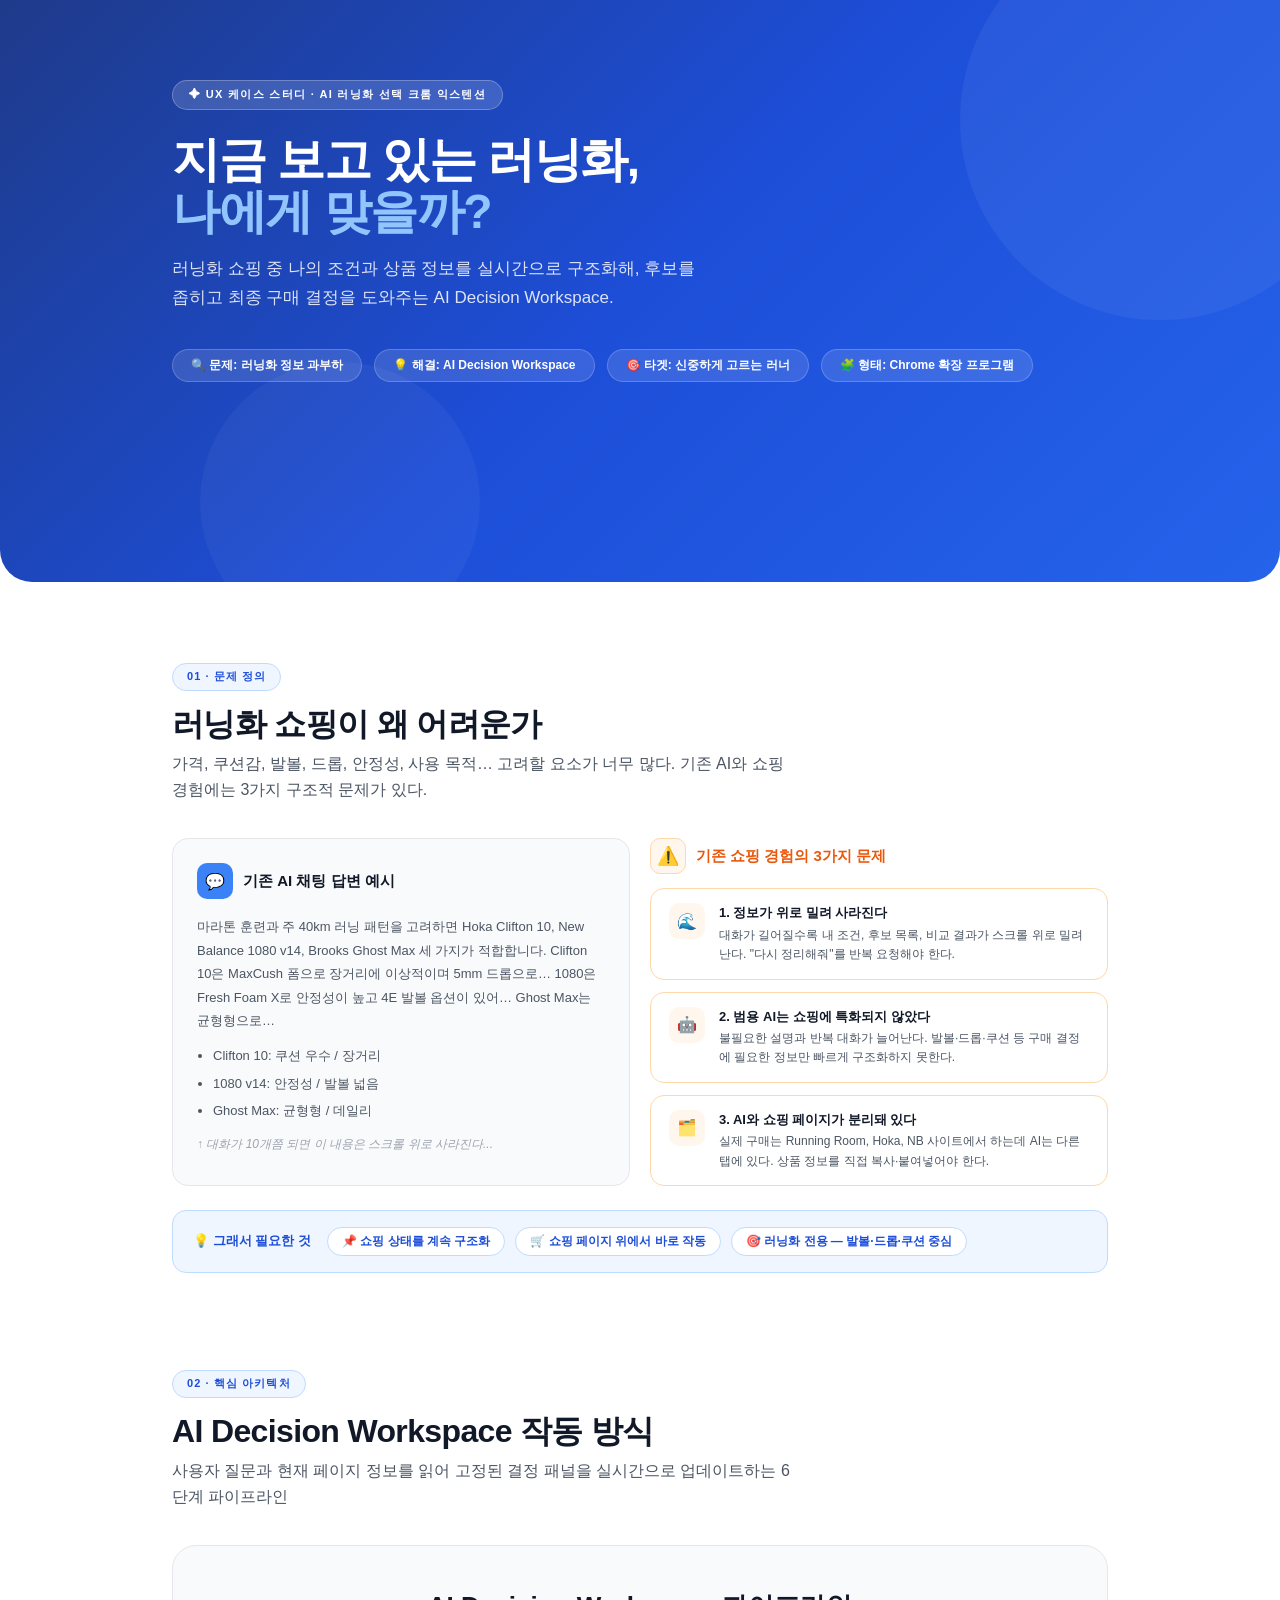
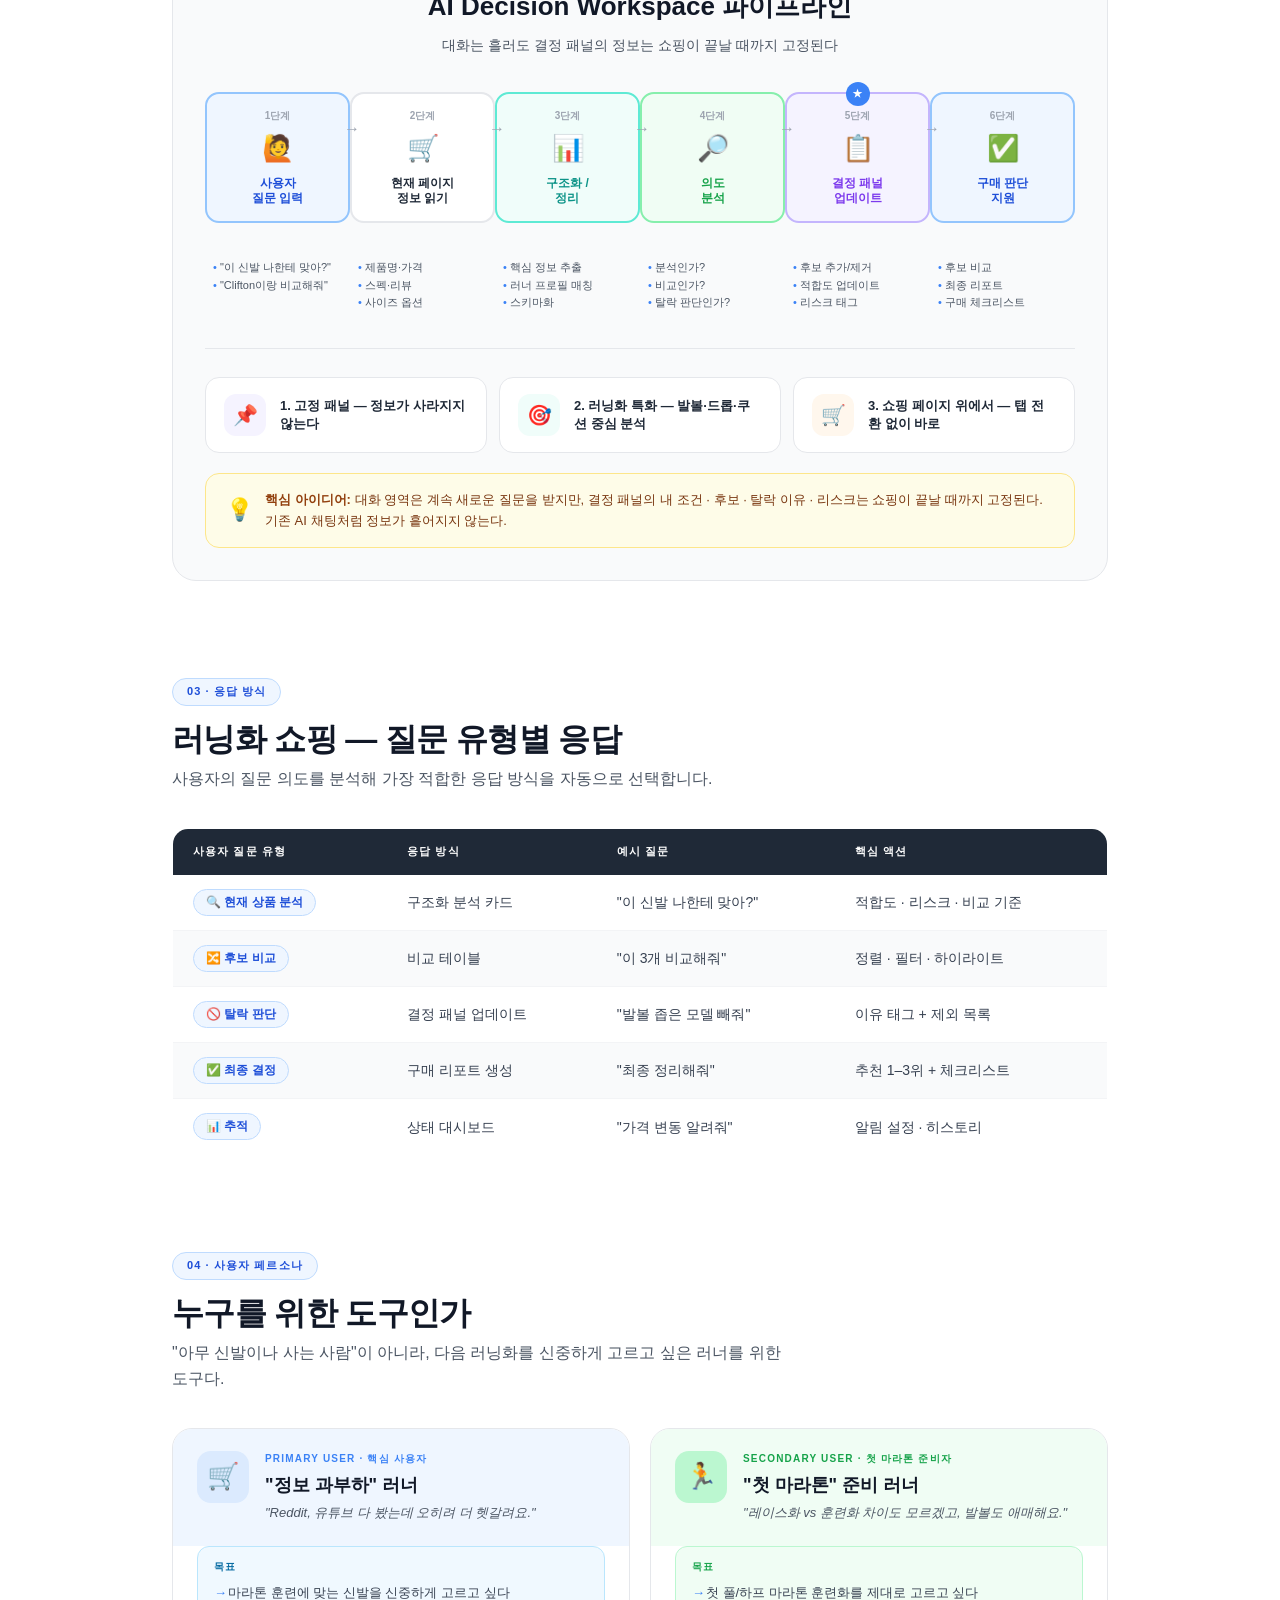
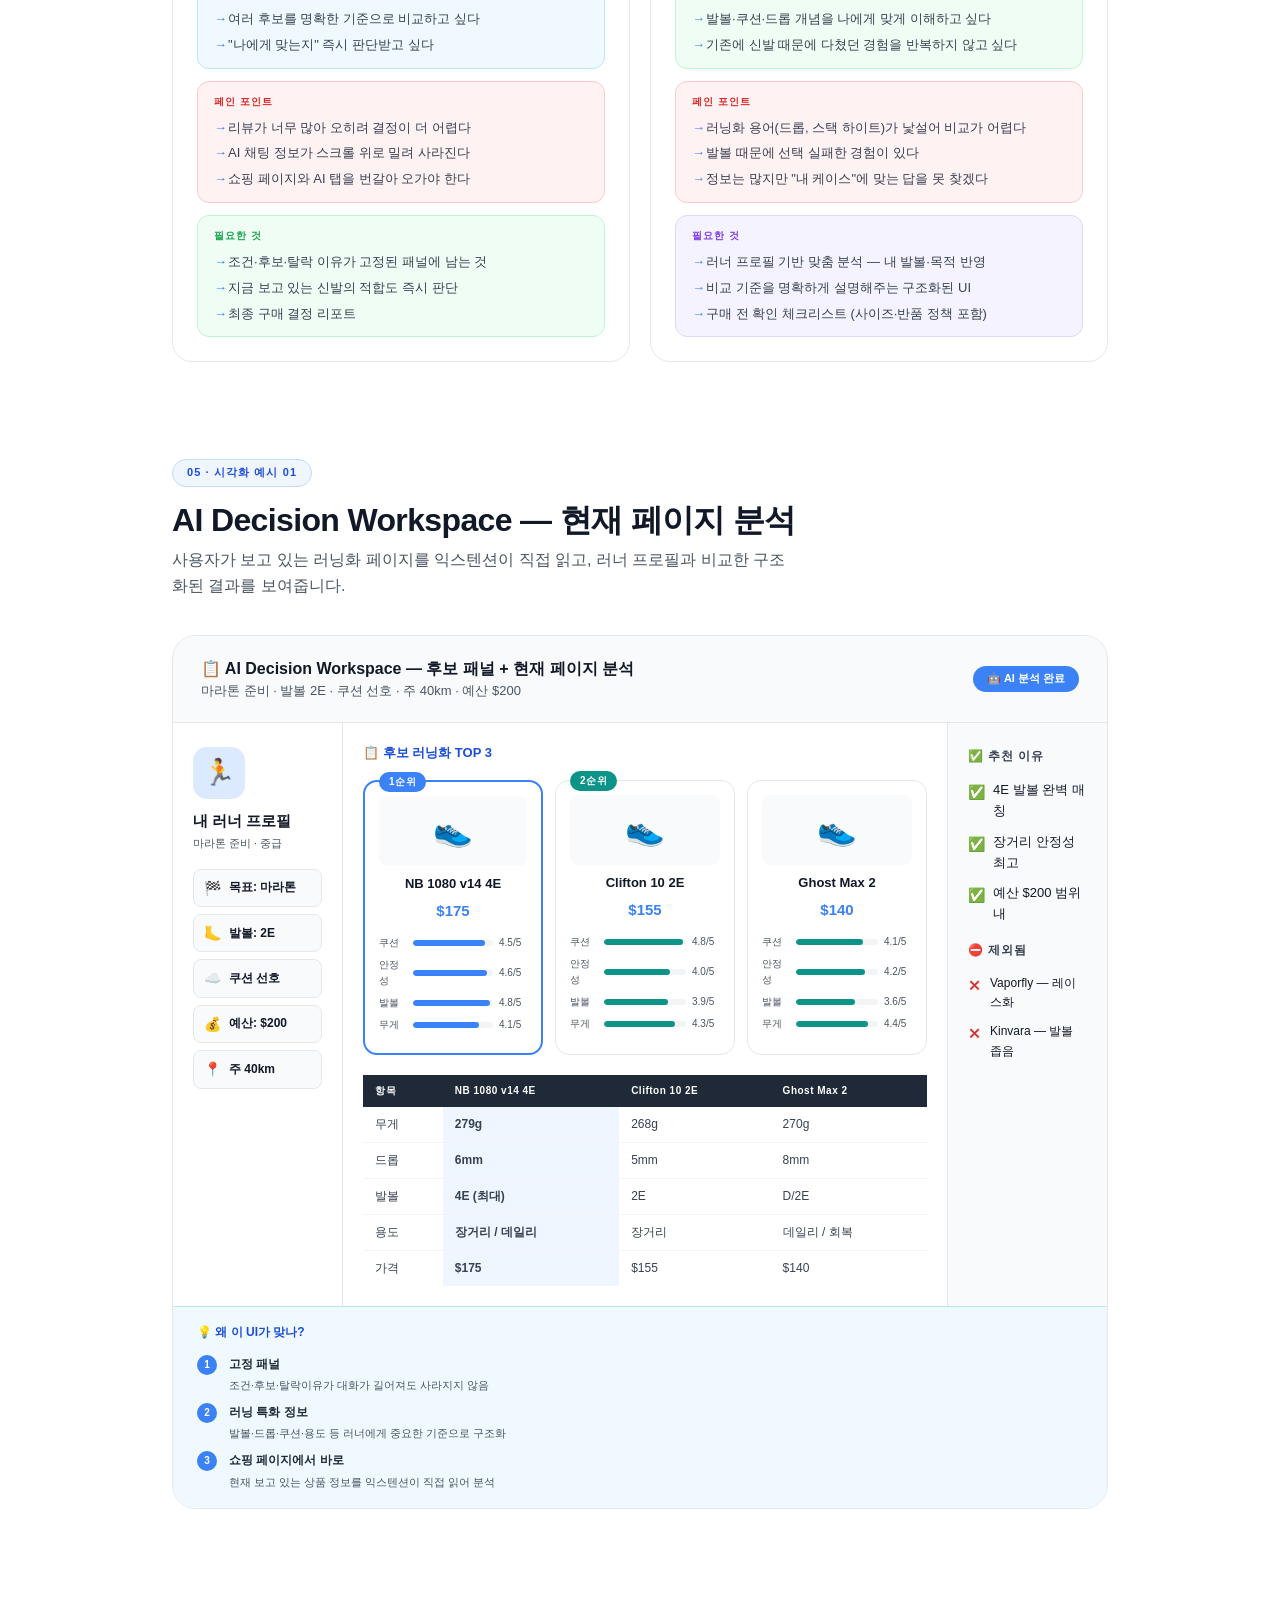
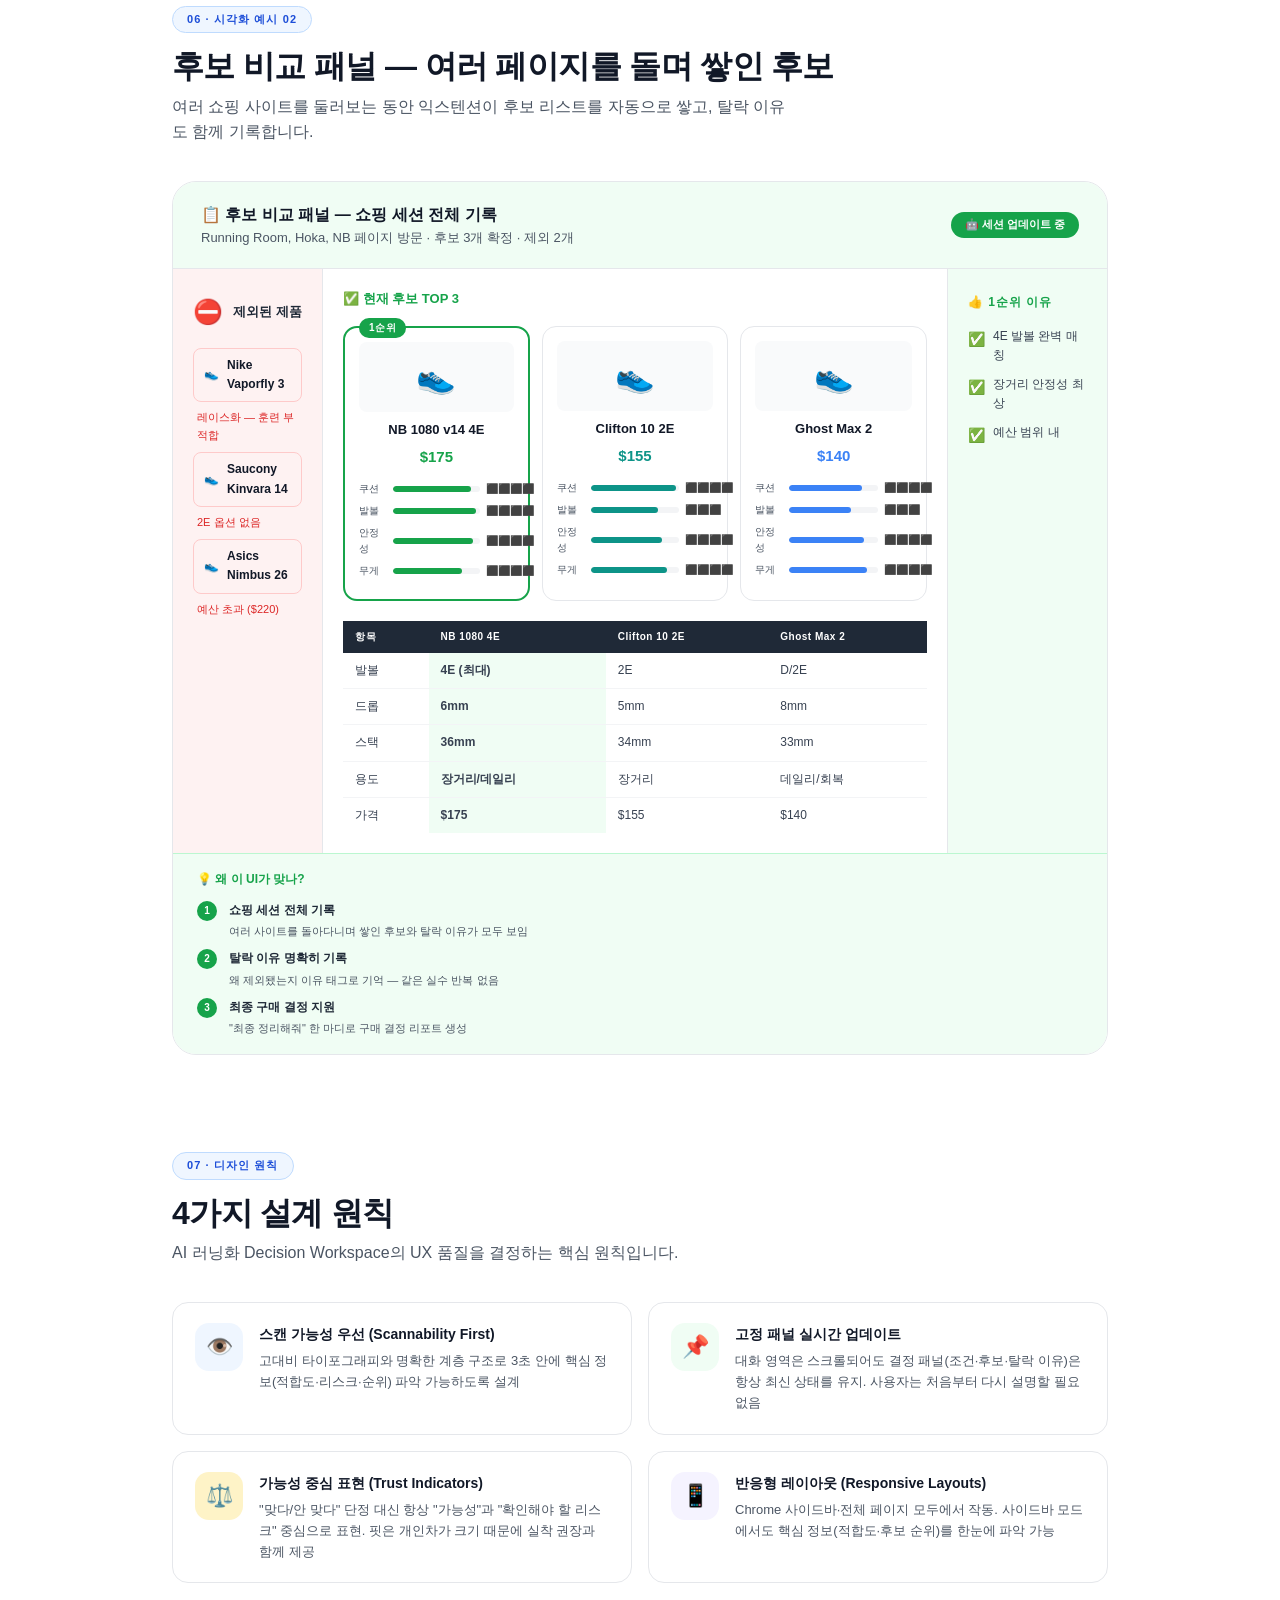
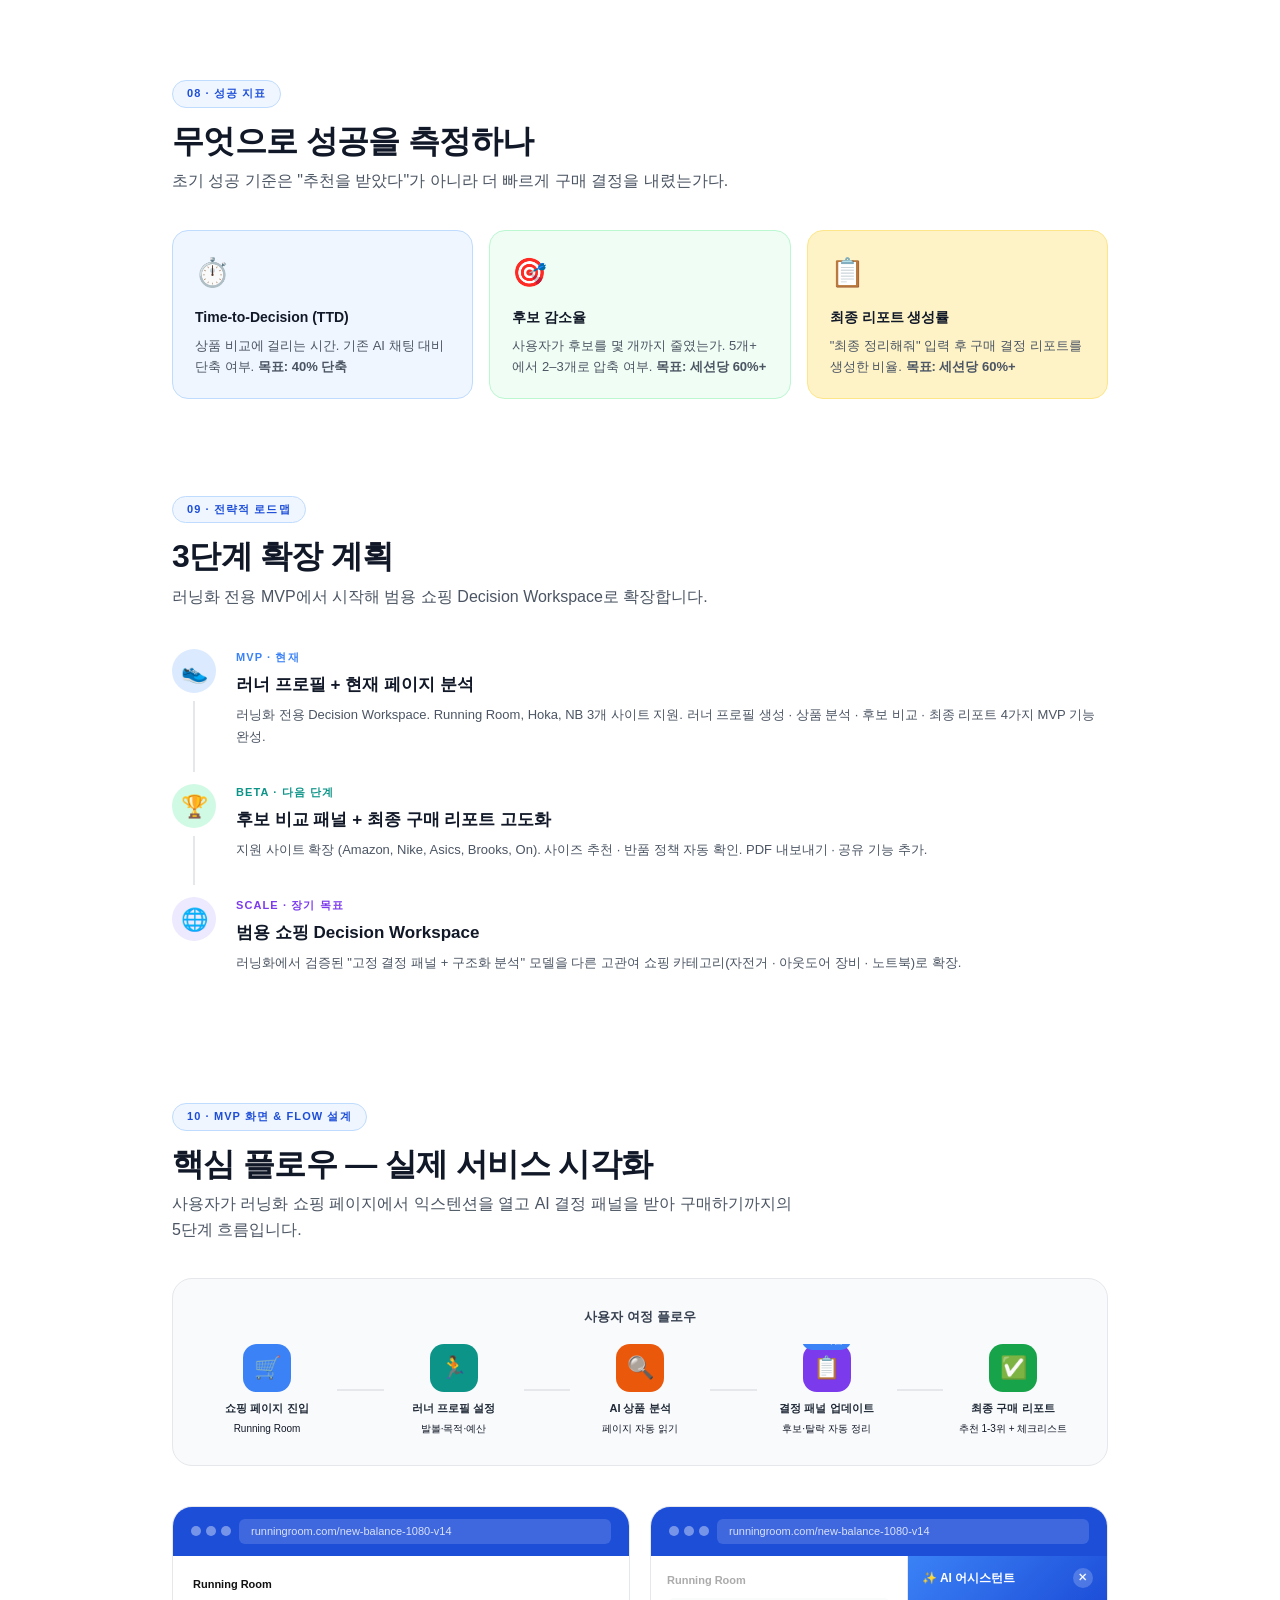
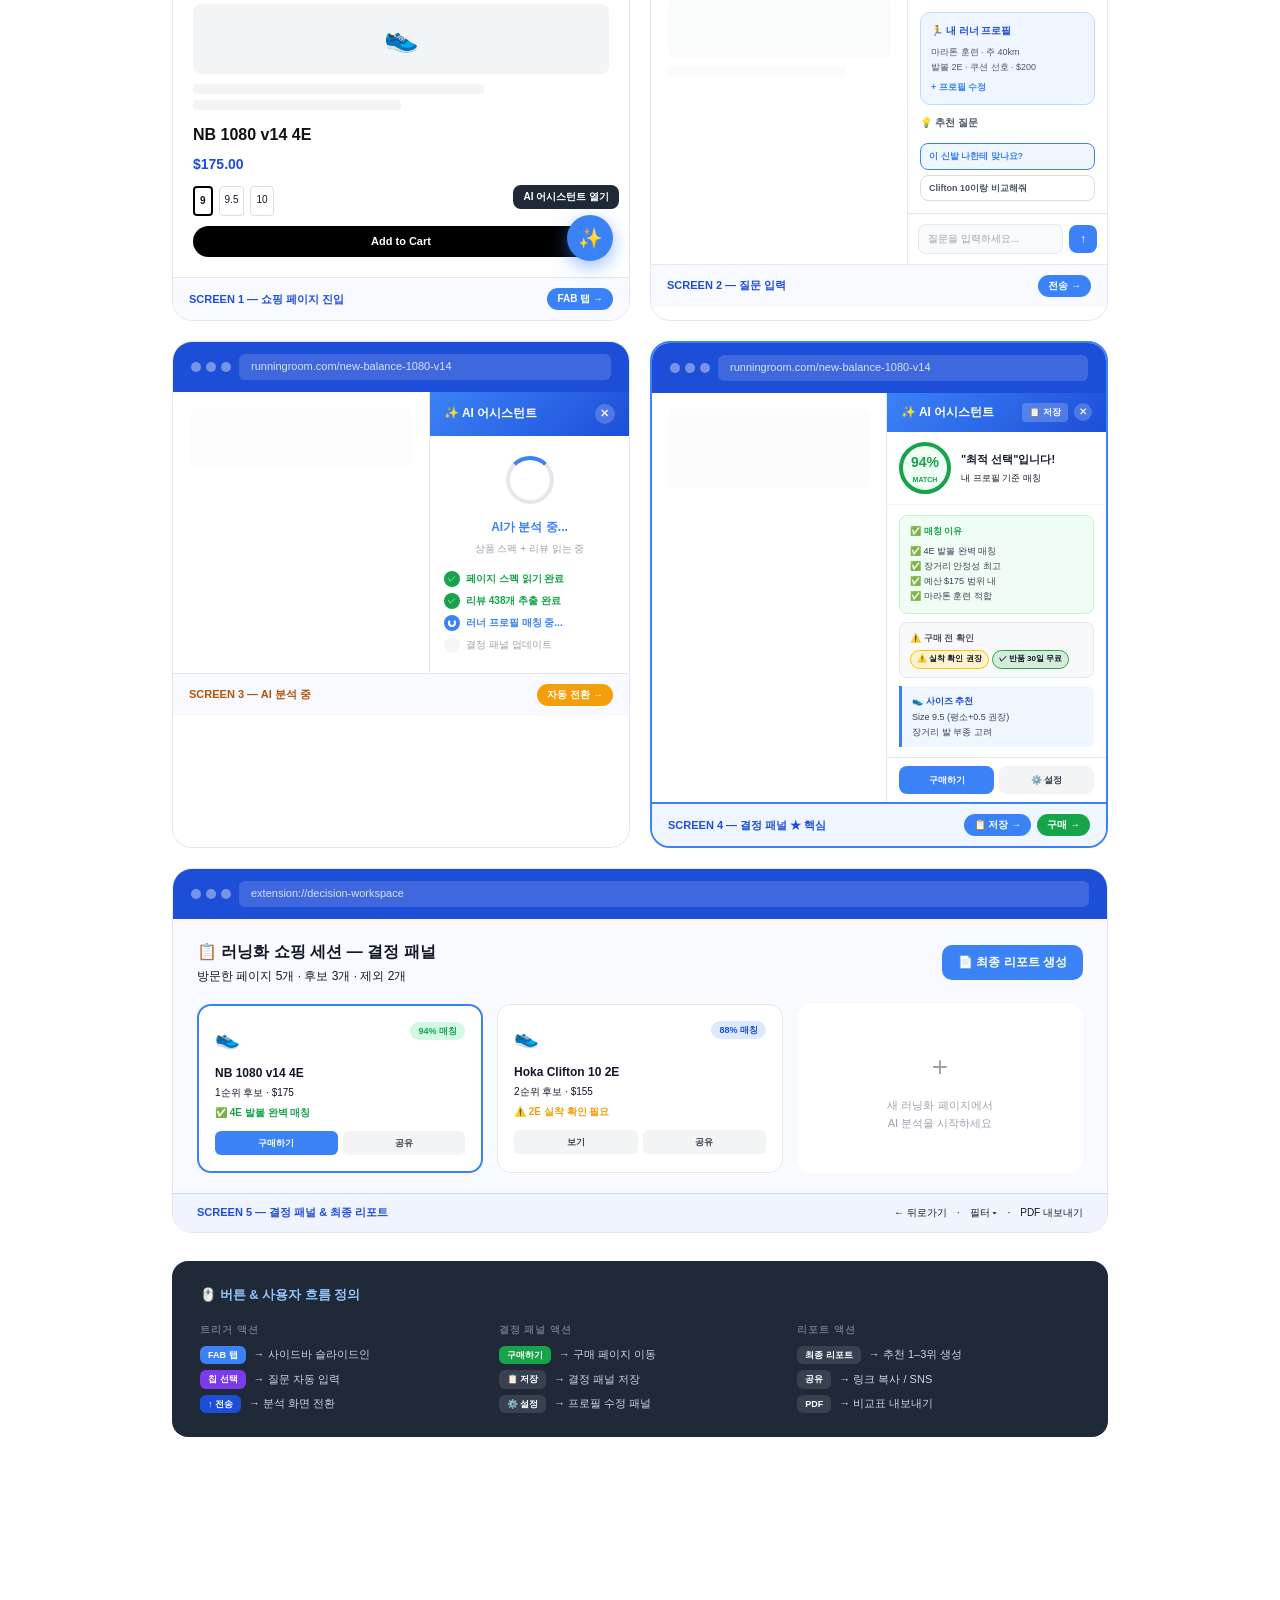
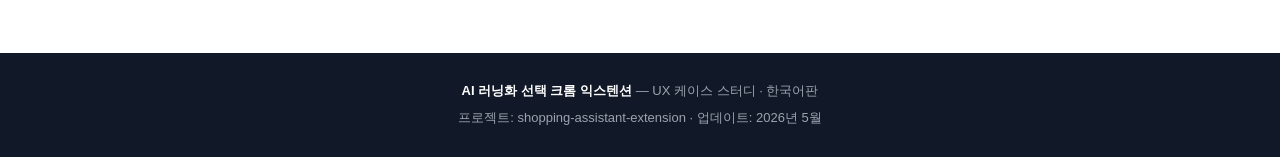
<file: reference/BriefBuy/ux-case-study-ko.html>
<!DOCTYPE html>
<html lang="ko">
<head>
  <meta charset="UTF-8" />
  <meta name="viewport" content="width=device-width, initial-scale=1.0" />
  <title>UX 케이스 스터디 — AI 러닝화 Decision Workspace</title>
  <style>
    :root {
      --blue: #3b82f6;
      --blue-dark: #1d4ed8;
      --blue-light: #eff6ff;
      --teal: #0d9488;
      --teal-light: #f0fdfa;
      --green: #16a34a;
      --green-light: #f0fdf4;
      --orange: #ea580c;
      --orange-light: #fff7ed;
      --purple: #7c3aed;
      --purple-light: #f5f3ff;
      --gray-50: #f9fafb;
      --gray-100: #f3f4f6;
      --gray-200: #e5e7eb;
      --gray-400: #9ca3af;
      --gray-600: #4b5563;
      --gray-700: #374151;
      --gray-800: #1f2937;
      --gray-900: #111827;
    }
    * { box-sizing: border-box; margin: 0; padding: 0; }
    body { font-family: "Apple SD Gothic Neo","Noto Sans KR",-apple-system,sans-serif; background:#fff; color:var(--gray-900); line-height:1.6; }
    .page { max-width:1000px; margin:0 auto; padding:0 32px 120px; }
    .section { margin-bottom:96px; }
    .section-tag { display:inline-flex; align-items:center; gap:6px; background:var(--blue-light); color:var(--blue-dark); border:1px solid #bfdbfe; border-radius:999px; padding:4px 14px; font-size:11px; font-weight:700; letter-spacing:.1em; text-transform:uppercase; margin-bottom:14px; }
    .section-title { font-size:32px; font-weight:900; letter-spacing:-.02em; color:var(--gray-900); margin-bottom:8px; line-height:1.2; }
    .section-sub { font-size:16px; color:var(--gray-600); margin-bottom:36px; max-width:620px; }

    /* Hero */
    .hero { background:linear-gradient(135deg,#1e3a8a 0%,#1d4ed8 50%,#2563eb 100%); border-radius:0 0 32px 32px; padding:80px 56px; color:#fff; margin-bottom:80px; position:relative; overflow:hidden; }
    .hero::before { content:""; position:absolute; top:-80px; right:-80px; width:400px; height:400px; border-radius:50%; background:rgba(255,255,255,.05); }
    .hero::after { content:""; position:absolute; bottom:-60px; left:200px; width:280px; height:280px; border-radius:50%; background:rgba(255,255,255,.04); }
    .hero-tag { display:inline-flex; align-items:center; gap:6px; background:rgba(255,255,255,.15); border:1px solid rgba(255,255,255,.25); border-radius:999px; padding:5px 16px; font-size:11px; font-weight:700; letter-spacing:.12em; text-transform:uppercase; margin-bottom:24px; }
    .hero h1 { font-size:48px; font-weight:900; letter-spacing:-.03em; line-height:1.1; margin-bottom:16px; }
    .hero h1 span { color:#93c5fd; }
    .hero p { font-size:17px; opacity:.85; max-width:540px; line-height:1.7; margin-bottom:36px; }
    .hero-meta { display:flex; flex-wrap:wrap; gap:12px; }
    .hero-pill { background:rgba(255,255,255,.12); border:1px solid rgba(255,255,255,.2); border-radius:999px; padding:6px 18px; font-size:12px; font-weight:600; }

    /* Card */
    .card { background:#fff; border:1px solid var(--gray-200); border-radius:16px; padding:24px 28px; }

    /* Problem */
    .problem-grid { display:grid; grid-template-columns:1fr 1fr; gap:20px; }
    .text-block { background:var(--gray-50); border:1px solid var(--gray-200); border-radius:16px; padding:24px; }
    .text-block-header { display:flex; align-items:center; gap:10px; margin-bottom:16px; }
    .chat-bubble-icon { width:36px; height:36px; border-radius:10px; background:var(--blue); color:#fff; display:flex; align-items:center; justify-content:center; font-size:16px; }
    .text-block-header h3 { font-size:15px; font-weight:700; }
    .ai-text { font-size:13px; color:var(--gray-600); line-height:1.8; }
    .ai-text ul { margin-top:12px; padding-left:16px; display:flex; flex-direction:column; gap:4px; }
    .problems-block { display:flex; flex-direction:column; gap:12px; }
    .problem-item { display:flex; gap:14px; align-items:flex-start; background:#fff; border:1px solid #fed7aa; border-radius:14px; padding:14px 18px; }
    .problem-icon { width:36px; height:36px; border-radius:10px; background:var(--orange-light); display:flex; align-items:center; justify-content:center; font-size:16px; flex-shrink:0; }
    .problem-item h4 { font-size:13px; font-weight:700; margin-bottom:2px; }
    .problem-item p { font-size:12px; color:var(--gray-600); }
    .problem-header { display:flex; align-items:center; gap:10px; margin-bottom:14px; }
    .warn-icon { width:36px; height:36px; border-radius:10px; background:#fff7ed; border:1px solid #fed7aa; color:var(--orange); display:flex; align-items:center; justify-content:center; font-size:18px; }
    .problem-header h3 { font-size:15px; font-weight:700; color:var(--orange); }
    .solution-bar { margin-top:24px; background:#eff6ff; border:1px solid #bfdbfe; border-radius:14px; padding:16px 20px; display:flex; align-items:center; gap:16px; flex-wrap:wrap; }
    .solution-bar .sol-label { display:flex; align-items:center; gap:8px; font-size:13px; font-weight:700; color:var(--blue-dark); flex-shrink:0; }
    .solution-bar .sol-items { display:flex; gap:10px; flex-wrap:wrap; }
    .sol-chip { background:#fff; border:1px solid #bfdbfe; border-radius:999px; padding:4px 14px; font-size:12px; font-weight:600; color:var(--blue-dark); display:flex; align-items:center; gap:6px; }

    /* 6-step flow */
    .flow-wrapper { background:var(--gray-50); border:1px solid var(--gray-200); border-radius:24px; padding:40px 32px 32px; }
    .flow-title { text-align:center; margin-bottom:36px; }
    .flow-title h2 { font-size:26px; font-weight:900; margin-bottom:6px; }
    .flow-title p { font-size:14px; color:var(--gray-600); }
    .flow-steps { display:grid; grid-template-columns:repeat(6,1fr); gap:0; position:relative; margin-bottom:36px; }
    .flow-step { display:flex; flex-direction:column; align-items:center; text-align:center; position:relative; }
    .flow-step:not(:last-child)::after { content:"→"; position:absolute; right:-10px; top:24px; font-size:16px; color:var(--gray-400); z-index:1; }
    .step-box { width:100%; border:2px solid var(--gray-200); border-radius:14px; padding:14px 8px; background:#fff; min-height:80px; display:flex; flex-direction:column; align-items:center; justify-content:center; margin:0 8px; position:relative; }
    .step-box.blue { border-color:#93c5fd; background:var(--blue-light); }
    .step-box.teal { border-color:#5eead4; background:var(--teal-light); }
    .step-box.green { border-color:#86efac; background:var(--green-light); }
    .step-box.purple { border-color:#c4b5fd; background:var(--purple-light); }
    .step-num { font-size:10px; font-weight:800; color:var(--gray-400); margin-bottom:4px; }
    .step-icon { font-size:26px; margin-bottom:6px; }
    .step-name { font-size:12px; font-weight:800; color:var(--gray-800); line-height:1.3; }
    .step-name.blue { color:var(--blue-dark); }
    .step-name.teal { color:var(--teal); }
    .step-name.green { color:var(--green); }
    .step-name.purple { color:var(--purple); }
    .step-star { position:absolute; top:-12px; left:50%; transform:translateX(-50%); width:24px; height:24px; border-radius:50%; background:var(--blue); color:#fff; font-size:11px; display:flex; align-items:center; justify-content:center; }
    .flow-bullets { display:grid; grid-template-columns:repeat(6,1fr); gap:0; margin-bottom:36px; }
    .flow-bullet-col { padding:0 8px; font-size:11px; color:var(--gray-600); line-height:1.6; }
    .flow-bullet-col ul { list-style:none; padding:0; }
    .flow-bullet-col ul li::before { content:"• "; color:var(--blue); }
    .flow-values { display:grid; grid-template-columns:repeat(3,1fr); gap:12px; border-top:1px solid var(--gray-200); padding-top:28px; }
    .flow-value-card { display:flex; gap:14px; align-items:center; background:#fff; border:1px solid var(--gray-200); border-radius:14px; padding:16px 18px; }
    .value-icon { width:42px; height:42px; border-radius:12px; display:flex; align-items:center; justify-content:center; font-size:20px; flex-shrink:0; }
    .flow-value-card p { font-size:13px; font-weight:700; color:var(--gray-800); line-height:1.4; }
    .flow-key-idea { margin-top:20px; background:#fefce8; border:1px solid #fde68a; border-radius:14px; padding:16px 20px; display:flex; align-items:flex-start; gap:12px; }
    .bulb { font-size:22px; flex-shrink:0; margin-top:2px; }
    .flow-key-idea p { font-size:13px; color:#78350f; line-height:1.6; }
    .flow-key-idea strong { color:#92400e; }

    /* Routing table */
    .routing-table { width:100%; border-collapse:collapse; font-size:14px; border-radius:16px; overflow:hidden; border:1px solid var(--gray-200); }
    .routing-table th { background:var(--gray-800); color:#fff; padding:14px 20px; text-align:left; font-size:11px; font-weight:700; letter-spacing:.1em; text-transform:uppercase; }
    .routing-table td { padding:14px 20px; border-bottom:1px solid var(--gray-100); color:var(--gray-700); }
    .routing-table tr:last-child td { border-bottom:none; }
    .routing-table tr:nth-child(even) td { background:var(--gray-50); }
    .intent-badge { display:inline-flex; align-items:center; gap:5px; background:var(--blue-light); color:var(--blue-dark); border:1px solid #bfdbfe; border-radius:999px; padding:3px 12px; font-size:12px; font-weight:700; }

    /* Persona */
    .persona-grid { display:grid; grid-template-columns:1fr 1fr; gap:20px; }
    .persona-card { border-radius:20px; overflow:hidden; border:1px solid var(--gray-200); }
    .persona-header { padding:22px 24px; display:flex; align-items:flex-start; gap:16px; }
    .persona-avatar { width:52px; height:52px; border-radius:14px; display:flex; align-items:center; justify-content:center; font-size:26px; flex-shrink:0; }
    .persona-role { font-size:10px; font-weight:800; letter-spacing:.12em; text-transform:uppercase; margin-bottom:4px; }
    .persona-header h3 { font-size:18px; font-weight:800; margin-bottom:4px; }
    .persona-header .quote { font-size:13px; font-style:italic; color:var(--gray-600); }
    .persona-body { padding:0 24px 24px; display:flex; flex-direction:column; gap:12px; }
    .persona-row { border-radius:12px; padding:12px 16px; }
    .persona-row h4 { font-size:10px; font-weight:800; letter-spacing:.1em; text-transform:uppercase; margin-bottom:8px; }
    .persona-row ul { list-style:none; display:flex; flex-direction:column; gap:5px; }
    .persona-row ul li { font-size:13px; color:var(--gray-700); padding-left:14px; position:relative; }
    .persona-row ul li::before { content:"→"; position:absolute; left:0; color:var(--blue); font-weight:700; }

    /* Example wrapper */
    .example-wrapper { border:1px solid var(--gray-200); border-radius:24px; overflow:hidden; }
    .example-header { padding:20px 28px; border-bottom:1px solid var(--gray-200); background:var(--gray-50); display:flex; align-items:center; justify-content:space-between; }
    .example-header h3 { font-size:16px; font-weight:800; }
    .example-header p { font-size:13px; color:var(--gray-600); }
    .example-badge { display:inline-flex; align-items:center; gap:6px; background:var(--blue); color:#fff; border-radius:999px; padding:4px 14px; font-size:11px; font-weight:700; }

    /* Shoe layout */
    .shoe-layout { display:grid; grid-template-columns:170px 1fr 160px; gap:0; }
    .profile-panel { padding:24px 20px; border-right:1px solid var(--gray-200); background:#fff; }
    .profile-avatar { width:52px; height:52px; border-radius:14px; background:#dbeafe; display:flex; align-items:center; justify-content:center; font-size:26px; margin-bottom:10px; }
    .profile-name { font-size:15px; font-weight:800; margin-bottom:2px; }
    .profile-sub { font-size:11px; color:var(--gray-600); margin-bottom:16px; }
    .profile-tags { display:flex; flex-direction:column; gap:7px; }
    .profile-tag { display:flex; align-items:center; gap:8px; background:var(--gray-50); border:1px solid var(--gray-200); border-radius:8px; padding:7px 10px; font-size:12px; font-weight:600; }
    .profile-tag .tag-icon { font-size:14px; }
    .products-panel { padding:20px; }
    .products-top { display:flex; align-items:center; gap:8px; margin-bottom:16px; font-size:13px; font-weight:700; color:var(--blue-dark); }
    .products-grid { display:grid; grid-template-columns:repeat(3,1fr); gap:12px; margin-bottom:20px; }
    .product-card { border:1px solid var(--gray-200); border-radius:14px; padding:14px; background:#fff; position:relative; }
    .product-card.recommended { border-color:var(--blue); border-width:2px; }
    .rec-badge { position:absolute; top:-10px; left:14px; background:var(--blue); color:#fff; border-radius:999px; padding:2px 10px; font-size:10px; font-weight:800; letter-spacing:.05em; }
    .product-img { width:100%; height:70px; margin-bottom:8px; background:var(--gray-50); border-radius:8px; display:flex; align-items:center; justify-content:center; font-size:32px; }
    .product-name { font-size:13px; font-weight:800; text-align:center; margin-bottom:4px; }
    .product-price { font-size:15px; font-weight:900; color:var(--blue); text-align:center; margin-bottom:12px; }
    .product-price.orange { color:var(--orange); }
    .product-price.green { color:var(--green); }
    .bar-row { display:flex; align-items:center; gap:6px; margin-bottom:6px; }
    .bar-label { font-size:10px; color:var(--gray-600); width:28px; flex-shrink:0; }
    .bar-track { flex:1; height:6px; background:var(--gray-100); border-radius:999px; overflow:hidden; }
    .bar-fill { height:100%; border-radius:999px; }
    .bar-fill.blue { background:var(--blue); }
    .bar-fill.teal { background:var(--teal); }
    .bar-fill.green { background:var(--green); }
    .bar-fill.orange { background:var(--orange); }
    .bar-score { font-size:10px; color:var(--gray-600); width:28px; flex-shrink:0; }
    .comp-table-wrap { margin-top:16px; overflow-x:auto; }
    .comp-table { width:100%; border-collapse:collapse; font-size:12px; }
    .comp-table th { background:var(--gray-800); color:#fff; padding:8px 12px; text-align:left; font-size:10px; font-weight:700; letter-spacing:.05em; }
    .comp-table td { padding:8px 12px; border-bottom:1px solid var(--gray-100); color:var(--gray-700); }
    .comp-table tr:last-child td { border-bottom:none; }
    .highlight { background:#eff6ff; color:var(--blue-dark); font-weight:700; }
    .highlight-green { background:#f0fdf4; color:var(--green); font-weight:700; }
    .highlight-orange { background:#fff7ed; color:var(--orange); font-weight:700; }
    .reasons-panel { padding:24px 20px; border-left:1px solid var(--gray-200); background:var(--gray-50); }
    .reasons-title { font-size:12px; font-weight:800; color:var(--gray-700); margin-bottom:14px; text-transform:uppercase; letter-spacing:.08em; }
    .reason-item { display:flex; gap:8px; align-items:flex-start; margin-bottom:10px; font-size:13px; }
    .check { color:var(--green); font-size:14px; flex-shrink:0; margin-top:1px; }
    .check-red { color:#dc2626; font-size:14px; flex-shrink:0; margin-top:1px; }
    .why-bar { margin-top:0; background:#f0f9ff; border-top:1px solid #bae6fd; padding:16px 24px; display:flex; flex-direction:column; gap:12px; }
    .why-label { font-size:12px; font-weight:800; color:var(--blue-dark); }
    .why-items { display:flex; flex-direction:column; gap:8px; }
    .why-item { display:flex; gap:12px; align-items:flex-start; font-size:12px; }
    .why-num { width:20px; height:20px; border-radius:50%; background:var(--blue); color:#fff; display:flex; align-items:center; justify-content:center; font-size:10px; font-weight:800; flex-shrink:0; }
    .why-item div strong { font-size:12px; color:var(--gray-800); display:block; margin-bottom:2px; }
    .why-item div span { font-size:11px; color:var(--gray-600); }

    /* Vacuum layout (reused for running shoe candidate panel) */
    .vacuum-layout { display:grid; grid-template-columns:150px 1fr 160px; gap:0; }
    .vacuum-profile-panel { padding:24px 20px; border-right:1px solid var(--gray-200); }
    .vacuum-icon-header { display:flex; align-items:center; gap:10px; margin-bottom:16px; }
    .vacuum-icon-header span { font-size:24px; }
    .vacuum-icon-header p { font-size:13px; font-weight:800; color:var(--gray-800); }
    .vacuum-tag { display:flex; align-items:center; gap:8px; background:var(--gray-50); border:1px solid var(--gray-200); border-radius:8px; padding:7px 10px; font-size:12px; font-weight:600; margin-bottom:7px; }
    .vacuum-reasons-panel { padding:24px 20px; border-left:1px solid var(--gray-200); }
    .vacuum-reasons-title { font-size:12px; font-weight:800; margin-bottom:14px; text-transform:uppercase; letter-spacing:.08em; }
    .vacuum-reason-item { display:flex; gap:8px; align-items:flex-start; margin-bottom:10px; font-size:13px; }
    .check-orange { color:var(--orange); font-size:14px; flex-shrink:0; margin-top:1px; }
    .why-bar-green { margin-top:0; background:#f0fdf4; border-top:1px solid #bbf7d0; padding:16px 24px; display:flex; flex-direction:column; gap:12px; }
    .why-label-green { font-size:12px; font-weight:800; color:var(--green); }

    /* Principles */
    .principles-grid { display:grid; grid-template-columns:1fr 1fr; gap:16px; }
    .principle-card { display:flex; gap:16px; align-items:flex-start; background:#fff; border:1px solid var(--gray-200); border-radius:16px; padding:20px 22px; }
    .principle-icon { width:48px; height:48px; border-radius:14px; display:flex; align-items:center; justify-content:center; font-size:22px; flex-shrink:0; }
    .principle-card h4 { font-size:14px; font-weight:800; margin-bottom:6px; }
    .principle-card p { font-size:13px; color:var(--gray-600); line-height:1.6; }

    /* Metrics */
    .metrics-grid { display:grid; grid-template-columns:repeat(3,1fr); gap:16px; }
    .metric-card { border:1px solid var(--gray-200); border-radius:16px; padding:20px 22px; }
    .metric-card .metric-icon { font-size:28px; margin-bottom:10px; }
    .metric-card h3 { font-size:14px; font-weight:800; margin-bottom:8px; }
    .metric-card p { font-size:13px; color:var(--gray-600); line-height:1.6; }

    /* Roadmap */
    .roadmap { display:flex; flex-direction:column; }
    .road-item { display:flex; gap:20px; }
    .road-dot-col { display:flex; flex-direction:column; align-items:center; padding-top:4px; }
    .road-dot { width:44px; height:44px; border-radius:50%; display:flex; align-items:center; justify-content:center; font-size:22px; flex-shrink:0; }
    .road-line { width:2px; flex:1; background:var(--gray-200); margin:8px 0; min-height:32px; }
    .road-content { padding:4px 0 32px; }
    .road-tag { font-size:11px; font-weight:800; letter-spacing:.1em; text-transform:uppercase; margin-bottom:4px; }
    .road-content h3 { font-size:17px; font-weight:800; margin-bottom:6px; }
    .road-content p { font-size:13px; color:var(--gray-600); line-height:1.7; }

    footer { background:var(--gray-900); color:var(--gray-400); padding:28px 0; font-size:13px; text-align:center; }
    footer strong { color:#fff; }

    @media (max-width:768px) {
      .problem-grid, .persona-grid, .metrics-grid, .principles-grid { grid-template-columns:1fr; }
      .shoe-layout, .vacuum-layout { grid-template-columns:1fr; }
      .flow-steps, .flow-bullets { grid-template-columns:repeat(3,1fr); }
      .hero h1 { font-size:32px; }
      .section-title { font-size:24px; }
      .hero { padding:48px 24px; }
      .page { padding:0 16px 80px; }
    }
  </style>
</head>
<body>

<!-- ══ HERO ══ -->
<div class="hero">
  <div class="page">
    <div class="hero-tag">✦ UX 케이스 스터디 · AI 러닝화 선택 크롬 익스텐션</div>
    <h1>지금 보고 있는 러닝화,<br /><span>나에게 맞을까?</span></h1>
    <p>러닝화 쇼핑 중 나의 조건과 상품 정보를 실시간으로 구조화해, 후보를 좁히고 최종 구매 결정을 도와주는 AI Decision Workspace.</p>
    <div class="hero-meta">
      <div class="hero-pill">🔍 문제: 러닝화 정보 과부하</div>
      <div class="hero-pill">💡 해결: AI Decision Workspace</div>
      <div class="hero-pill">🎯 타겟: 신중하게 고르는 러너</div>
      <div class="hero-pill">🧩 형태: Chrome 확장 프로그램</div>
    </div>
  </div>
</div>

<div class="page">

<!-- ══ 01. 문제 정의 ══ -->
<div class="section">
  <div class="section-tag">01 · 문제 정의</div>
  <h2 class="section-title">러닝화 쇼핑이 왜 어려운가</h2>
  <p class="section-sub">가격, 쿠션감, 발볼, 드롭, 안정성, 사용 목적… 고려할 요소가 너무 많다. 기존 AI와 쇼핑 경험에는 3가지 구조적 문제가 있다.</p>

  <div class="problem-grid">
    <div class="text-block">
      <div class="text-block-header">
        <div class="chat-bubble-icon">💬</div>
        <h3>기존 AI 채팅 답변 예시</h3>
      </div>
      <div class="ai-text">
        <p>마라톤 훈련과 주 40km 러닝 패턴을 고려하면 Hoka Clifton 10, New Balance 1080 v14, Brooks Ghost Max 세 가지가 적합합니다. Clifton 10은 MaxCush 폼으로 장거리에 이상적이며 5mm 드롭으로… 1080은 Fresh Foam X로 안정성이 높고 4E 발볼 옵션이 있어… Ghost Max는 균형형으로…</p>
        <ul>
          <li>Clifton 10: 쿠션 우수 / 장거리</li>
          <li>1080 v14: 안정성 / 발볼 넓음</li>
          <li>Ghost Max: 균형형 / 데일리</li>
        </ul>
        <p style="margin-top:12px; color:#9ca3af; font-size:12px; font-style:italic;">↑ 대화가 10개쯤 되면 이 내용은 스크롤 위로 사라진다...</p>
      </div>
    </div>

    <div>
      <div class="problem-header">
        <div class="warn-icon">⚠️</div>
        <h3>기존 쇼핑 경험의 3가지 문제</h3>
      </div>
      <div class="problems-block">
        <div class="problem-item">
          <div class="problem-icon">🌊</div>
          <div>
            <h4>1. 정보가 위로 밀려 사라진다</h4>
            <p>대화가 길어질수록 내 조건, 후보 목록, 비교 결과가 스크롤 위로 밀려난다. "다시 정리해줘"를 반복 요청해야 한다.</p>
          </div>
        </div>
        <div class="problem-item">
          <div class="problem-icon">🤖</div>
          <div>
            <h4>2. 범용 AI는 쇼핑에 특화되지 않았다</h4>
            <p>불필요한 설명과 반복 대화가 늘어난다. 발볼·드롭·쿠션 등 구매 결정에 필요한 정보만 빠르게 구조화하지 못한다.</p>
          </div>
        </div>
        <div class="problem-item">
          <div class="problem-icon">🗂️</div>
          <div>
            <h4>3. AI와 쇼핑 페이지가 분리돼 있다</h4>
            <p>실제 구매는 Running Room, Hoka, NB 사이트에서 하는데 AI는 다른 탭에 있다. 상품 정보를 직접 복사·붙여넣어야 한다.</p>
          </div>
        </div>
      </div>
    </div>
  </div>

  <div class="solution-bar">
    <div class="sol-label">💡 그래서 필요한 것</div>
    <div class="sol-items">
      <div class="sol-chip">📌 쇼핑 상태를 계속 구조화</div>
      <div class="sol-chip">🛒 쇼핑 페이지 위에서 바로 작동</div>
      <div class="sol-chip">🎯 러닝화 전용 — 발볼·드롭·쿠션 중심</div>
    </div>
  </div>
</div>

<!-- ══ 02. AI Decision Workspace 작동 방식 ══ -->
<div class="section">
  <div class="section-tag">02 · 핵심 아키텍처</div>
  <h2 class="section-title">AI Decision Workspace 작동 방식</h2>
  <p class="section-sub">사용자 질문과 현재 페이지 정보를 읽어 고정된 결정 패널을 실시간으로 업데이트하는 6단계 파이프라인</p>

  <div class="flow-wrapper">
    <div class="flow-title">
      <h2>AI Decision Workspace 파이프라인</h2>
      <p>대화는 흘러도 결정 패널의 정보는 쇼핑이 끝날 때까지 고정된다</p>
    </div>

    <div class="flow-steps">
      <div class="flow-step">
        <div class="step-box blue">
          <div class="step-num">1단계</div>
          <div class="step-icon">🙋</div>
          <div class="step-name blue">사용자<br />질문 입력</div>
        </div>
      </div>
      <div class="flow-step">
        <div class="step-box">
          <div class="step-num">2단계</div>
          <div class="step-icon">🛒</div>
          <div class="step-name">현재 페이지<br />정보 읽기</div>
        </div>
      </div>
      <div class="flow-step">
        <div class="step-box teal">
          <div class="step-num">3단계</div>
          <div class="step-icon">📊</div>
          <div class="step-name teal">구조화 /<br />정리</div>
        </div>
      </div>
      <div class="flow-step">
        <div class="step-box green">
          <div class="step-num">4단계</div>
          <div class="step-icon">🔎</div>
          <div class="step-name green">의도<br />분석</div>
        </div>
      </div>
      <div class="flow-step">
        <div class="step-box purple" style="position:relative;">
          <div class="step-star">★</div>
          <div class="step-num">5단계</div>
          <div class="step-icon">📋</div>
          <div class="step-name purple">결정 패널<br />업데이트</div>
        </div>
      </div>
      <div class="flow-step">
        <div class="step-box blue">
          <div class="step-num">6단계</div>
          <div class="step-icon">✅</div>
          <div class="step-name blue">구매 판단<br />지원</div>
        </div>
      </div>
    </div>

    <div class="flow-bullets">
      <div class="flow-bullet-col">
        <ul>
          <li>"이 신발 나한테 맞아?"</li>
          <li>"Clifton이랑 비교해줘"</li>
        </ul>
      </div>
      <div class="flow-bullet-col">
        <ul>
          <li>제품명·가격</li>
          <li>스펙·리뷰</li>
          <li>사이즈 옵션</li>
        </ul>
      </div>
      <div class="flow-bullet-col">
        <ul>
          <li>핵심 정보 추출</li>
          <li>러너 프로필 매칭</li>
          <li>스키마화</li>
        </ul>
      </div>
      <div class="flow-bullet-col">
        <ul>
          <li>분석인가?</li>
          <li>비교인가?</li>
          <li>탈락 판단인가?</li>
        </ul>
      </div>
      <div class="flow-bullet-col">
        <ul>
          <li>후보 추가/제거</li>
          <li>적합도 업데이트</li>
          <li>리스크 태그</li>
        </ul>
      </div>
      <div class="flow-bullet-col">
        <ul>
          <li>후보 비교</li>
          <li>최종 리포트</li>
          <li>구매 체크리스트</li>
        </ul>
      </div>
    </div>

    <div class="flow-values">
      <div class="flow-value-card">
        <div class="value-icon" style="background:#f5f3ff;">📌</div>
        <p>1. 고정 패널 — 정보가 사라지지 않는다</p>
      </div>
      <div class="flow-value-card">
        <div class="value-icon" style="background:#f0fdfa;">🎯</div>
        <p>2. 러닝화 특화 — 발볼·드롭·쿠션 중심 분석</p>
      </div>
      <div class="flow-value-card">
        <div class="value-icon" style="background:#fff7ed;">🛒</div>
        <p>3. 쇼핑 페이지 위에서 — 탭 전환 없이 바로</p>
      </div>
    </div>

    <div class="flow-key-idea">
      <div class="bulb">💡</div>
      <p><strong>핵심 아이디어:</strong> 대화 영역은 계속 새로운 질문을 받지만, 결정 패널의 내 조건 · 후보 · 탈락 이유 · 리스크는 쇼핑이 끝날 때까지 고정된다. 기존 AI 채팅처럼 정보가 흩어지지 않는다.</p>
    </div>
  </div>
</div>

<!-- ══ 03. 질문 유형별 응답 ══ -->
<div class="section">
  <div class="section-tag">03 · 응답 방식</div>
  <h2 class="section-title">러닝화 쇼핑 — 질문 유형별 응답</h2>
  <p class="section-sub">사용자의 질문 의도를 분석해 가장 적합한 응답 방식을 자동으로 선택합니다.</p>

  <table class="routing-table">
    <thead>
      <tr>
        <th>사용자 질문 유형</th>
        <th>응답 방식</th>
        <th>예시 질문</th>
        <th>핵심 액션</th>
      </tr>
    </thead>
    <tbody>
      <tr>
        <td><span class="intent-badge">🔍 현재 상품 분석</span></td>
        <td>구조화 분석 카드</td>
        <td>"이 신발 나한테 맞아?"</td>
        <td>적합도 · 리스크 · 비교 기준</td>
      </tr>
      <tr>
        <td><span class="intent-badge">🔀 후보 비교</span></td>
        <td>비교 테이블</td>
        <td>"이 3개 비교해줘"</td>
        <td>정렬 · 필터 · 하이라이트</td>
      </tr>
      <tr>
        <td><span class="intent-badge">🚫 탈락 판단</span></td>
        <td>결정 패널 업데이트</td>
        <td>"발볼 좁은 모델 빼줘"</td>
        <td>이유 태그 + 제외 목록</td>
      </tr>
      <tr>
        <td><span class="intent-badge">✅ 최종 결정</span></td>
        <td>구매 리포트 생성</td>
        <td>"최종 정리해줘"</td>
        <td>추천 1–3위 + 체크리스트</td>
      </tr>
      <tr>
        <td><span class="intent-badge">📊 추적</span></td>
        <td>상태 대시보드</td>
        <td>"가격 변동 알려줘"</td>
        <td>알림 설정 · 히스토리</td>
      </tr>
    </tbody>
  </table>
</div>

<!-- ══ 04. 사용자 페르소나 ══ -->
<div class="section">
  <div class="section-tag">04 · 사용자 페르소나</div>
  <h2 class="section-title">누구를 위한 도구인가</h2>
  <p class="section-sub">"아무 신발이나 사는 사람"이 아니라, 다음 러닝화를 신중하게 고르고 싶은 러너를 위한 도구다.</p>

  <div class="persona-grid">
    <!-- Persona 1 -->
    <div class="persona-card">
      <div class="persona-header" style="background:#eff6ff;">
        <div class="persona-avatar" style="background:#dbeafe;">🛒</div>
        <div>
          <div class="persona-role" style="color:var(--blue);">Primary User · 핵심 사용자</div>
          <h3>"정보 과부하" 러너</h3>
          <p class="quote">"Reddit, 유튜브 다 봤는데 오히려 더 헷갈려요."</p>
        </div>
      </div>
      <div class="persona-body">
        <div class="persona-row" style="background:#f0f9ff; border:1px solid #bae6fd;">
          <h4 style="color:#0369a1;">목표</h4>
          <ul>
            <li>마라톤 훈련에 맞는 신발을 신중하게 고르고 싶다</li>
            <li>여러 후보를 명확한 기준으로 비교하고 싶다</li>
            <li>"나에게 맞는지" 즉시 판단받고 싶다</li>
          </ul>
        </div>
        <div class="persona-row" style="background:#fef2f2; border:1px solid #fecaca;">
          <h4 style="color:#dc2626;">페인 포인트</h4>
          <ul>
            <li>리뷰가 너무 많아 오히려 결정이 더 어렵다</li>
            <li>AI 채팅 정보가 스크롤 위로 밀려 사라진다</li>
            <li>쇼핑 페이지와 AI 탭을 번갈아 오가야 한다</li>
          </ul>
        </div>
        <div class="persona-row" style="background:#f0fdf4; border:1px solid #bbf7d0;">
          <h4 style="color:var(--green);">필요한 것</h4>
          <ul>
            <li>조건·후보·탈락 이유가 고정된 패널에 남는 것</li>
            <li>지금 보고 있는 신발의 적합도 즉시 판단</li>
            <li>최종 구매 결정 리포트</li>
          </ul>
        </div>
      </div>
    </div>

    <!-- Persona 2 -->
    <div class="persona-card">
      <div class="persona-header" style="background:#f0fdf4;">
        <div class="persona-avatar" style="background:#bbf7d0;">🏃</div>
        <div>
          <div class="persona-role" style="color:var(--green);">Secondary User · 첫 마라톤 준비자</div>
          <h3>"첫 마라톤" 준비 러너</h3>
          <p class="quote">"레이스화 vs 훈련화 차이도 모르겠고, 발볼도 애매해요."</p>
        </div>
      </div>
      <div class="persona-body">
        <div class="persona-row" style="background:#f0fdf4; border:1px solid #bbf7d0;">
          <h4 style="color:var(--green);">목표</h4>
          <ul>
            <li>첫 풀/하프 마라톤 훈련화를 제대로 고르고 싶다</li>
            <li>발볼·쿠션·드롭 개념을 나에게 맞게 이해하고 싶다</li>
            <li>기존에 신발 때문에 다쳤던 경험을 반복하지 않고 싶다</li>
          </ul>
        </div>
        <div class="persona-row" style="background:#fef2f2; border:1px solid #fecaca;">
          <h4 style="color:#dc2626;">페인 포인트</h4>
          <ul>
            <li>러닝화 용어(드롭, 스택 하이트)가 낯설어 비교가 어렵다</li>
            <li>발볼 때문에 선택 실패한 경험이 있다</li>
            <li>정보는 많지만 "내 케이스"에 맞는 답을 못 찾겠다</li>
          </ul>
        </div>
        <div class="persona-row" style="background:#f5f3ff; border:1px solid #ddd6fe;">
          <h4 style="color:var(--purple);">필요한 것</h4>
          <ul>
            <li>러너 프로필 기반 맞춤 분석 — 내 발볼·목적 반영</li>
            <li>비교 기준을 명확하게 설명해주는 구조화된 UI</li>
            <li>구매 전 확인 체크리스트 (사이즈·반품 정책 포함)</li>
          </ul>
        </div>
      </div>
    </div>
  </div>
</div>

<!-- ══ 05. 러닝화 Decision Workspace 화면 ══ -->
<div class="section">
  <div class="section-tag">05 · 시각화 예시 01</div>
  <h2 class="section-title">AI Decision Workspace — 현재 페이지 분석</h2>
  <p class="section-sub">사용자가 보고 있는 러닝화 페이지를 익스텐션이 직접 읽고, 러너 프로필과 비교한 구조화된 결과를 보여줍니다.</p>

  <div class="example-wrapper">
    <div class="example-header">
      <div>
        <h3>📋 AI Decision Workspace — 후보 패널 + 현재 페이지 분석</h3>
        <p>마라톤 준비 · 발볼 2E · 쿠션 선호 · 주 40km · 예산 $200</p>
      </div>
      <div class="example-badge">🤖 AI 분석 완료</div>
    </div>

    <div class="shoe-layout">
      <!-- Runner profile panel -->
      <div class="profile-panel">
        <div class="profile-avatar">🏃</div>
        <div class="profile-name">내 러너 프로필</div>
        <div class="profile-sub">마라톤 준비 · 중급</div>
        <div class="profile-tags">
          <div class="profile-tag"><span class="tag-icon">🏁</span> 목표: 마라톤</div>
          <div class="profile-tag"><span class="tag-icon">🦶</span> 발볼: 2E</div>
          <div class="profile-tag"><span class="tag-icon">☁️</span> 쿠션 선호</div>
          <div class="profile-tag"><span class="tag-icon">💰</span> 예산: $200</div>
          <div class="profile-tag"><span class="tag-icon">📍</span> 주 40km</div>
        </div>
      </div>

      <!-- Products panel -->
      <div class="products-panel">
        <div class="products-top">📋 후보 러닝화 TOP 3</div>
        <div class="products-grid">
          <!-- NB 1080 v14 -->
          <div class="product-card recommended">
            <div class="rec-badge">1순위</div>
            <div class="product-img">👟</div>
            <div class="product-name">NB 1080 v14 4E</div>
            <div class="product-price">$175</div>
            <div class="bar-row"><span class="bar-label">쿠션</span><div class="bar-track"><div class="bar-fill blue" style="width:90%"></div></div><span class="bar-score">4.5/5</span></div>
            <div class="bar-row"><span class="bar-label">안정성</span><div class="bar-track"><div class="bar-fill blue" style="width:92%"></div></div><span class="bar-score">4.6/5</span></div>
            <div class="bar-row"><span class="bar-label">발볼</span><div class="bar-track"><div class="bar-fill blue" style="width:96%"></div></div><span class="bar-score">4.8/5</span></div>
            <div class="bar-row"><span class="bar-label">무게</span><div class="bar-track"><div class="bar-fill blue" style="width:82%"></div></div><span class="bar-score">4.1/5</span></div>
          </div>
          <!-- Clifton 10 -->
          <div class="product-card">
            <div class="rec-badge" style="background:var(--teal);">2순위</div>
            <div class="product-img">👟</div>
            <div class="product-name">Clifton 10 2E</div>
            <div class="product-price">$155</div>
            <div class="bar-row"><span class="bar-label">쿠션</span><div class="bar-track"><div class="bar-fill teal" style="width:96%"></div></div><span class="bar-score">4.8/5</span></div>
            <div class="bar-row"><span class="bar-label">안정성</span><div class="bar-track"><div class="bar-fill teal" style="width:80%"></div></div><span class="bar-score">4.0/5</span></div>
            <div class="bar-row"><span class="bar-label">발볼</span><div class="bar-track"><div class="bar-fill teal" style="width:78%"></div></div><span class="bar-score">3.9/5</span></div>
            <div class="bar-row"><span class="bar-label">무게</span><div class="bar-track"><div class="bar-fill teal" style="width:86%"></div></div><span class="bar-score">4.3/5</span></div>
          </div>
          <!-- Ghost Max -->
          <div class="product-card">
            <div class="product-img">👟</div>
            <div class="product-name">Ghost Max 2</div>
            <div class="product-price">$140</div>
            <div class="bar-row"><span class="bar-label">쿠션</span><div class="bar-track"><div class="bar-fill teal" style="width:82%"></div></div><span class="bar-score">4.1/5</span></div>
            <div class="bar-row"><span class="bar-label">안정성</span><div class="bar-track"><div class="bar-fill teal" style="width:84%"></div></div><span class="bar-score">4.2/5</span></div>
            <div class="bar-row"><span class="bar-label">발볼</span><div class="bar-track"><div class="bar-fill teal" style="width:72%"></div></div><span class="bar-score">3.6/5</span></div>
            <div class="bar-row"><span class="bar-label">무게</span><div class="bar-track"><div class="bar-fill teal" style="width:88%"></div></div><span class="bar-score">4.4/5</span></div>
          </div>
        </div>

        <div class="comp-table-wrap">
          <table class="comp-table">
            <thead>
              <tr>
                <th>항목</th>
                <th class="highlight">NB 1080 v14 4E</th>
                <th>Clifton 10 2E</th>
                <th>Ghost Max 2</th>
              </tr>
            </thead>
            <tbody>
              <tr><td>무게</td><td class="highlight">279g</td><td>268g</td><td>270g</td></tr>
              <tr><td>드롭</td><td class="highlight">6mm</td><td>5mm</td><td>8mm</td></tr>
              <tr><td>발볼</td><td class="highlight">4E (최대)</td><td>2E</td><td>D/2E</td></tr>
              <tr><td>용도</td><td class="highlight">장거리 / 데일리</td><td>장거리</td><td>데일리 / 회복</td></tr>
              <tr><td>가격</td><td class="highlight">$175</td><td>$155</td><td>$140</td></tr>
            </tbody>
          </table>
        </div>
      </div>

      <!-- Reasons panel -->
      <div class="reasons-panel">
        <div class="reasons-title">✅ 추천 이유</div>
        <div class="reason-item"><div class="check">✅</div><p>4E 발볼 완벽 매칭</p></div>
        <div class="reason-item"><div class="check">✅</div><p>장거리 안정성 최고</p></div>
        <div class="reason-item"><div class="check">✅</div><p>예산 $200 범위 내</p></div>
        <div style="margin-top:16px;">
          <div class="reasons-title">⛔ 제외됨</div>
          <div class="reason-item"><div class="check-red">✕</div><p style="font-size:12px;">Vaporfly — 레이스화</p></div>
          <div class="reason-item"><div class="check-red">✕</div><p style="font-size:12px;">Kinvara — 발볼 좁음</p></div>
        </div>
      </div>
    </div>

    <div class="why-bar">
      <div class="why-label">💡 왜 이 UI가 맞나?</div>
      <div class="why-items">
        <div class="why-item"><div class="why-num">1</div><div><strong>고정 패널</strong><span>조건·후보·탈락이유가 대화가 길어져도 사라지지 않음</span></div></div>
        <div class="why-item"><div class="why-num">2</div><div><strong>러닝 특화 정보</strong><span>발볼·드롭·쿠션·용도 등 러너에게 중요한 기준으로 구조화</span></div></div>
        <div class="why-item"><div class="why-num">3</div><div><strong>쇼핑 페이지에서 바로</strong><span>현재 보고 있는 상품 정보를 익스텐션이 직접 읽어 분석</span></div></div>
      </div>
    </div>
  </div>
</div>

<!-- ══ 06. 후보 비교 패널 ══ -->
<div class="section">
  <div class="section-tag">06 · 시각화 예시 02</div>
  <h2 class="section-title">후보 비교 패널 — 여러 페이지를 돌며 쌓인 후보</h2>
  <p class="section-sub">여러 쇼핑 사이트를 둘러보는 동안 익스텐션이 후보 리스트를 자동으로 쌓고, 탈락 이유도 함께 기록합니다.</p>

  <div class="example-wrapper">
    <div class="example-header" style="background:#f0fdf4;">
      <div>
        <h3>📋 후보 비교 패널 — 쇼핑 세션 전체 기록</h3>
        <p>Running Room, Hoka, NB 페이지 방문 · 후보 3개 확정 · 제외 2개</p>
      </div>
      <div class="example-badge" style="background:var(--green);">🤖 세션 업데이트 중</div>
    </div>

    <div class="vacuum-layout">
      <!-- Eliminated panel -->
      <div class="vacuum-profile-panel" style="background:#fef2f2;">
        <div class="vacuum-icon-header">
          <span>⛔</span>
          <p>제외된 제품</p>
        </div>
        <div class="vacuum-tag" style="border-color:#fecaca; background:#fef2f2;"><span>👟</span> Nike Vaporfly 3</div>
        <div style="font-size:11px; color:#dc2626; margin-bottom:8px; padding-left:4px;">레이스화 — 훈련 부적합</div>
        <div class="vacuum-tag" style="border-color:#fecaca; background:#fef2f2;"><span>👟</span> Saucony Kinvara 14</div>
        <div style="font-size:11px; color:#dc2626; margin-bottom:8px; padding-left:4px;">2E 옵션 없음</div>
        <div class="vacuum-tag" style="border-color:#fecaca; background:#fef2f2;"><span>👟</span> Asics Nimbus 26</div>
        <div style="font-size:11px; color:#dc2626; margin-bottom:8px; padding-left:4px;">예산 초과 ($220)</div>
      </div>

      <!-- Products panel -->
      <div class="products-panel">
        <div class="products-top" style="color:var(--green);">✅ 현재 후보 TOP 3</div>
        <div class="products-grid">
          <div class="product-card" style="border-color:var(--green); border-width:2px;">
            <div class="rec-badge" style="background:var(--green);">1순위</div>
            <div class="product-img">👟</div>
            <div class="product-name">NB 1080 v14 4E</div>
            <div class="product-price green">$175</div>
            <div class="bar-row"><span class="bar-label">쿠션</span><div class="bar-track"><div class="bar-fill green" style="width:90%"></div></div><span class="bar-score">⬛⬛⬛⬛</span></div>
            <div class="bar-row"><span class="bar-label">발볼</span><div class="bar-track"><div class="bar-fill green" style="width:96%"></div></div><span class="bar-score">⬛⬛⬛⬛</span></div>
            <div class="bar-row"><span class="bar-label">안정성</span><div class="bar-track"><div class="bar-fill green" style="width:92%"></div></div><span class="bar-score">⬛⬛⬛⬛</span></div>
            <div class="bar-row"><span class="bar-label">무게</span><div class="bar-track"><div class="bar-fill green" style="width:80%"></div></div><span class="bar-score">⬛⬛⬛⬛</span></div>
          </div>
          <div class="product-card">
            <div class="product-img">👟</div>
            <div class="product-name">Clifton 10 2E</div>
            <div class="product-price" style="color:var(--teal);">$155</div>
            <div class="bar-row"><span class="bar-label">쿠션</span><div class="bar-track"><div class="bar-fill teal" style="width:96%"></div></div><span class="bar-score">⬛⬛⬛⬛</span></div>
            <div class="bar-row"><span class="bar-label">발볼</span><div class="bar-track"><div class="bar-fill teal" style="width:76%"></div></div><span class="bar-score">⬛⬛⬛</span></div>
            <div class="bar-row"><span class="bar-label">안정성</span><div class="bar-track"><div class="bar-fill teal" style="width:80%"></div></div><span class="bar-score">⬛⬛⬛⬛</span></div>
            <div class="bar-row"><span class="bar-label">무게</span><div class="bar-track"><div class="bar-fill teal" style="width:86%"></div></div><span class="bar-score">⬛⬛⬛⬛</span></div>
          </div>
          <div class="product-card">
            <div class="product-img">👟</div>
            <div class="product-name">Ghost Max 2</div>
            <div class="product-price" style="color:var(--blue);">$140</div>
            <div class="bar-row"><span class="bar-label">쿠션</span><div class="bar-track"><div class="bar-fill blue" style="width:82%"></div></div><span class="bar-score">⬛⬛⬛⬛</span></div>
            <div class="bar-row"><span class="bar-label">발볼</span><div class="bar-track"><div class="bar-fill blue" style="width:70%"></div></div><span class="bar-score">⬛⬛⬛</span></div>
            <div class="bar-row"><span class="bar-label">안정성</span><div class="bar-track"><div class="bar-fill blue" style="width:84%"></div></div><span class="bar-score">⬛⬛⬛⬛</span></div>
            <div class="bar-row"><span class="bar-label">무게</span><div class="bar-track"><div class="bar-fill blue" style="width:88%"></div></div><span class="bar-score">⬛⬛⬛⬛</span></div>
          </div>
        </div>

        <div class="comp-table-wrap">
          <table class="comp-table">
            <thead>
              <tr>
                <th>항목</th>
                <th class="highlight-green">NB 1080 4E</th>
                <th>Clifton 10 2E</th>
                <th>Ghost Max 2</th>
              </tr>
            </thead>
            <tbody>
              <tr><td>발볼</td><td class="highlight-green">4E (최대)</td><td>2E</td><td>D/2E</td></tr>
              <tr><td>드롭</td><td class="highlight-green">6mm</td><td>5mm</td><td>8mm</td></tr>
              <tr><td>스택</td><td class="highlight-green">36mm</td><td>34mm</td><td>33mm</td></tr>
              <tr><td>용도</td><td class="highlight-green">장거리/데일리</td><td>장거리</td><td>데일리/회복</td></tr>
              <tr><td>가격</td><td class="highlight-green">$175</td><td>$155</td><td>$140</td></tr>
            </tbody>
          </table>
        </div>
      </div>

      <!-- Reasons panel -->
      <div class="vacuum-reasons-panel" style="background:#f0fdf4;">
        <div class="vacuum-reasons-title" style="color:var(--green);">👍 1순위 이유</div>
        <div class="vacuum-reason-item"><div class="check">✅</div><p style="font-size:12px; color:var(--gray-700);">4E 발볼 완벽 매칭</p></div>
        <div class="vacuum-reason-item"><div class="check">✅</div><p style="font-size:12px; color:var(--gray-700);">장거리 안정성 최상</p></div>
        <div class="vacuum-reason-item"><div class="check">✅</div><p style="font-size:12px; color:var(--gray-700);">예산 범위 내</p></div>
      </div>
    </div>

    <div class="why-bar-green">
      <div class="why-label-green">💡 왜 이 UI가 맞나?</div>
      <div class="why-items">
        <div class="why-item"><div class="why-num" style="background:var(--green);">1</div><div><strong>쇼핑 세션 전체 기록</strong><span style="color:var(--gray-600);">여러 사이트를 돌아다니며 쌓인 후보와 탈락 이유가 모두 보임</span></div></div>
        <div class="why-item"><div class="why-num" style="background:var(--green);">2</div><div><strong>탈락 이유 명확히 기록</strong><span style="color:var(--gray-600);">왜 제외됐는지 이유 태그로 기억 — 같은 실수 반복 없음</span></div></div>
        <div class="why-item"><div class="why-num" style="background:var(--green);">3</div><div><strong>최종 구매 결정 지원</strong><span style="color:var(--gray-600);">"최종 정리해줘" 한 마디로 구매 결정 리포트 생성</span></div></div>
      </div>
    </div>
  </div>
</div>

<!-- ══ 07. 디자인 원칙 ══ -->
<div class="section">
  <div class="section-tag">07 · 디자인 원칙</div>
  <h2 class="section-title">4가지 설계 원칙</h2>
  <p class="section-sub">AI 러닝화 Decision Workspace의 UX 품질을 결정하는 핵심 원칙입니다.</p>

  <div class="principles-grid">
    <div class="principle-card">
      <div class="principle-icon" style="background:#eff6ff;">👁️</div>
      <div>
        <h4>스캔 가능성 우선 (Scannability First)</h4>
        <p>고대비 타이포그래피와 명확한 계층 구조로 3초 안에 핵심 정보(적합도·리스크·순위) 파악 가능하도록 설계</p>
      </div>
    </div>
    <div class="principle-card">
      <div class="principle-icon" style="background:#f0fdf4;">📌</div>
      <div>
        <h4>고정 패널 실시간 업데이트</h4>
        <p>대화 영역은 스크롤되어도 결정 패널(조건·후보·탈락 이유)은 항상 최신 상태를 유지. 사용자는 처음부터 다시 설명할 필요 없음</p>
      </div>
    </div>
    <div class="principle-card">
      <div class="principle-icon" style="background:#fef3c7;">⚖️</div>
      <div>
        <h4>가능성 중심 표현 (Trust Indicators)</h4>
        <p>"맞다/안 맞다" 단정 대신 항상 "가능성"과 "확인해야 할 리스크" 중심으로 표현. 핏은 개인차가 크기 때문에 실착 권장과 함께 제공</p>
      </div>
    </div>
    <div class="principle-card">
      <div class="principle-icon" style="background:#f5f3ff;">📱</div>
      <div>
        <h4>반응형 레이아웃 (Responsive Layouts)</h4>
        <p>Chrome 사이드바·전체 페이지 모두에서 작동. 사이드바 모드에서도 핵심 정보(적합도·후보 순위)를 한눈에 파악 가능</p>
      </div>
    </div>
  </div>
</div>

<!-- ══ 08. 성공 지표 ══ -->
<div class="section">
  <div class="section-tag">08 · 성공 지표</div>
  <h2 class="section-title">무엇으로 성공을 측정하나</h2>
  <p class="section-sub">초기 성공 기준은 "추천을 받았다"가 아니라 더 빠르게 구매 결정을 내렸는가다.</p>

  <div class="metrics-grid">
    <div class="metric-card" style="background:#eff6ff; border-color:#bfdbfe;">
      <div class="metric-icon">⏱️</div>
      <h3>Time-to-Decision (TTD)</h3>
      <p>상품 비교에 걸리는 시간. 기존 AI 채팅 대비 단축 여부. <strong>목표: 40% 단축</strong></p>
    </div>
    <div class="metric-card" style="background:#f0fdf4; border-color:#bbf7d0;">
      <div class="metric-icon">🎯</div>
      <h3>후보 감소율</h3>
      <p>사용자가 후보를 몇 개까지 줄였는가. 5개+ 에서 2–3개로 압축 여부. <strong>목표: 세션당 60%+</strong></p>
    </div>
    <div class="metric-card" style="background:#fef3c7; border-color:#fde68a;">
      <div class="metric-icon">📋</div>
      <h3>최종 리포트 생성률</h3>
      <p>"최종 정리해줘" 입력 후 구매 결정 리포트를 생성한 비율. <strong>목표: 세션당 60%+</strong></p>
    </div>
  </div>
</div>

<!-- ══ 09. 전략적 로드맵 ══ -->
<div class="section">
  <div class="section-tag">09 · 전략적 로드맵</div>
  <h2 class="section-title">3단계 확장 계획</h2>
  <p class="section-sub">러닝화 전용 MVP에서 시작해 범용 쇼핑 Decision Workspace로 확장합니다.</p>

  <div class="roadmap">
    <div class="road-item">
      <div class="road-dot-col">
        <div class="road-dot" style="background:#dbeafe;">👟</div>
        <div class="road-line"></div>
      </div>
      <div class="road-content">
        <div class="road-tag" style="color:var(--blue);">MVP · 현재</div>
        <h3>러너 프로필 + 현재 페이지 분석</h3>
        <p>러닝화 전용 Decision Workspace. Running Room, Hoka, NB 3개 사이트 지원. 러너 프로필 생성 · 상품 분석 · 후보 비교 · 최종 리포트 4가지 MVP 기능 완성.</p>
      </div>
    </div>
    <div class="road-item">
      <div class="road-dot-col">
        <div class="road-dot" style="background:#d1fae5;">🏆</div>
        <div class="road-line"></div>
      </div>
      <div class="road-content">
        <div class="road-tag" style="color:var(--teal);">Beta · 다음 단계</div>
        <h3>후보 비교 패널 + 최종 구매 리포트 고도화</h3>
        <p>지원 사이트 확장 (Amazon, Nike, Asics, Brooks, On). 사이즈 추천 · 반품 정책 자동 확인. PDF 내보내기 · 공유 기능 추가.</p>
      </div>
    </div>
    <div class="road-item">
      <div class="road-dot-col">
        <div class="road-dot" style="background:#ede9fe;">🌐</div>
      </div>
      <div class="road-content">
        <div class="road-tag" style="color:var(--purple);">Scale · 장기 목표</div>
        <h3>범용 쇼핑 Decision Workspace</h3>
        <p>러닝화에서 검증된 "고정 결정 패널 + 구조화 분석" 모델을 다른 고관여 쇼핑 카테고리(자전거 · 아웃도어 장비 · 노트북)로 확장.</p>
      </div>
    </div>
  </div>
</div>

<!-- ══ 10. MVP 화면 & Flow 설계 ══ -->
<div class="section">
  <div class="section-tag">10 · MVP 화면 &amp; Flow 설계</div>
  <h2 class="section-title">핵심 플로우 — 실제 서비스 시각화</h2>
  <p class="section-sub">사용자가 러닝화 쇼핑 페이지에서 익스텐션을 열고 AI 결정 패널을 받아 구매하기까지의 5단계 흐름입니다.</p>

  <!-- Flow Map -->
  <div style="background:var(--gray-50); border:1px solid var(--gray-200); border-radius:20px; padding:28px 24px 20px; margin-bottom:40px;">
    <p style="font-size:13px; font-weight:800; color:var(--gray-700); margin-bottom:16px; text-align:center;">사용자 여정 플로우</p>
    <div style="display:flex; align-items:center; gap:0; overflow-x:auto; padding-bottom:8px;">
      <div style="display:flex; flex-direction:column; align-items:center; min-width:140px;">
        <div style="width:48px; height:48px; background:var(--blue); border-radius:14px; display:flex; align-items:center; justify-content:center; font-size:22px; margin-bottom:8px;">🛒</div>
        <div style="font-size:11px; font-weight:800; color:var(--gray-800); text-align:center;">쇼핑 페이지 진입</div>
        <div style="font-size:10px; color:var(--gray-500); text-align:center; margin-top:3px;">Running Room</div>
      </div>
      <div style="flex:1; height:2px; background:var(--gray-200); min-width:20px;"></div>
      <div style="display:flex; flex-direction:column; align-items:center; min-width:140px;">
        <div style="width:48px; height:48px; background:var(--teal); border-radius:14px; display:flex; align-items:center; justify-content:center; font-size:22px; margin-bottom:8px;">🏃</div>
        <div style="font-size:11px; font-weight:800; color:var(--gray-800); text-align:center;">러너 프로필 설정</div>
        <div style="font-size:10px; color:var(--gray-500); text-align:center; margin-top:3px;">발볼·목적·예산</div>
      </div>
      <div style="flex:1; height:2px; background:var(--gray-200); min-width:20px;"></div>
      <div style="display:flex; flex-direction:column; align-items:center; min-width:140px;">
        <div style="width:48px; height:48px; background:var(--orange); border-radius:14px; display:flex; align-items:center; justify-content:center; font-size:22px; margin-bottom:8px;">🔍</div>
        <div style="font-size:11px; font-weight:800; color:var(--gray-800); text-align:center;">AI 상품 분석</div>
        <div style="font-size:10px; color:var(--gray-500); text-align:center; margin-top:3px;">페이지 자동 읽기</div>
      </div>
      <div style="flex:1; height:2px; background:var(--gray-200); min-width:20px;"></div>
      <div style="display:flex; flex-direction:column; align-items:center; min-width:140px; position:relative;">
        <div style="position:absolute; top:-14px; font-size:10px; background:var(--blue); color:#fff; border-radius:999px; padding:2px 8px; font-weight:700;">★ 핵심</div>
        <div style="width:48px; height:48px; background:var(--purple); border-radius:14px; display:flex; align-items:center; justify-content:center; font-size:22px; margin-bottom:8px;">📋</div>
        <div style="font-size:11px; font-weight:800; color:var(--gray-800); text-align:center;">결정 패널 업데이트</div>
        <div style="font-size:10px; color:var(--gray-500); text-align:center; margin-top:3px;">후보·탈락 자동 정리</div>
      </div>
      <div style="flex:1; height:2px; background:var(--gray-200); min-width:20px;"></div>
      <div style="display:flex; flex-direction:column; align-items:center; min-width:140px;">
        <div style="width:48px; height:48px; background:var(--green); border-radius:14px; display:flex; align-items:center; justify-content:center; font-size:22px; margin-bottom:8px;">✅</div>
        <div style="font-size:11px; font-weight:800; color:var(--gray-800); text-align:center;">최종 구매 리포트</div>
        <div style="font-size:10px; color:var(--gray-500); text-align:center; margin-top:3px;">추천 1-3위 + 체크리스트</div>
      </div>
    </div>
  </div>

  <!-- Screens grid -->
  <div style="display:grid; grid-template-columns:1fr 1fr; gap:20px; margin-bottom:20px;">

    <!-- SCREEN 1 -->
    <div style="border:1px solid var(--gray-200); border-radius:20px; overflow:hidden;">
      <div style="background:#1d4ed8; padding:12px 18px; display:flex; align-items:center; gap:8px;">
        <div style="display:flex; gap:5px;"><div style="width:10px;height:10px;border-radius:50%;background:rgba(255,255,255,.4);"></div><div style="width:10px;height:10px;border-radius:50%;background:rgba(255,255,255,.4);"></div><div style="width:10px;height:10px;border-radius:50%;background:rgba(255,255,255,.4);"></div></div>
        <div style="flex:1; background:rgba(255,255,255,.15); border-radius:6px; padding:4px 12px; font-size:11px; color:rgba(255,255,255,.8);">runningroom.com/new-balance-1080-v14</div>
      </div>
      <div style="background:#fff; padding:20px; min-height:220px; position:relative;">
        <div style="font-size:11px; font-weight:900; color:#111; margin-bottom:10px;">Running Room</div>
        <div style="background:#f3f4f6; border-radius:8px; height:70px; margin-bottom:10px; display:flex; align-items:center; justify-content:center; font-size:28px;">👟</div>
        <div style="height:10px; background:#f3f4f6; border-radius:4px; margin-bottom:6px; width:70%;"></div>
        <div style="height:10px; background:#f3f4f6; border-radius:4px; width:50%; margin-bottom:12px;"></div>
        <div style="font-size:16px; font-weight:900; color:#111; margin-bottom:6px;">NB 1080 v14 4E</div>
        <div style="font-size:14px; font-weight:700; color:#1d4ed8; margin-bottom:10px;">$175.00</div>
        <div style="display:flex; gap:6px; margin-bottom:10px;">
          <div style="border:2px solid #000; padding:5px; text-align:center; border-radius:4px; font-size:10px; font-weight:700;">9</div>
          <div style="border:1px solid #ddd; padding:5px; text-align:center; border-radius:4px; font-size:10px;">9.5</div>
          <div style="border:1px solid #ddd; padding:5px; text-align:center; border-radius:4px; font-size:10px;">10</div>
        </div>
        <div style="background:#000; color:#fff; text-align:center; padding:7px; border-radius:20px; font-size:11px; font-weight:700;">Add to Cart</div>
        <!-- FAB -->
        <div style="position:absolute; bottom:16px; right:16px; width:46px; height:46px; background:var(--blue); border-radius:50%; display:flex; align-items:center; justify-content:center; font-size:20px; box-shadow:0 6px 18px rgba(59,130,246,.5);">✨</div>
        <div style="position:absolute; bottom:68px; right:10px; background:#1f2937; color:#fff; font-size:10px; font-weight:700; padding:4px 10px; border-radius:8px; white-space:nowrap;">AI 어시스턴트 열기</div>
      </div>
      <div style="background:#f8faff; border-top:1px solid var(--gray-200); padding:10px 16px; display:flex; align-items:center; justify-content:space-between;">
        <div style="font-size:11px; font-weight:800; color:var(--blue-dark);">SCREEN 1 — 쇼핑 페이지 진입</div>
        <div style="background:var(--blue); color:#fff; border-radius:999px; padding:3px 10px; font-size:10px; font-weight:700;">FAB 탭 →</div>
      </div>
    </div>

    <!-- SCREEN 2 -->
    <div style="border:1px solid var(--gray-200); border-radius:20px; overflow:hidden;">
      <div style="background:#1d4ed8; padding:12px 18px; display:flex; align-items:center; gap:8px;">
        <div style="display:flex; gap:5px;"><div style="width:10px;height:10px;border-radius:50%;background:rgba(255,255,255,.4);"></div><div style="width:10px;height:10px;border-radius:50%;background:rgba(255,255,255,.4);"></div><div style="width:10px;height:10px;border-radius:50%;background:rgba(255,255,255,.4);"></div></div>
        <div style="flex:1; background:rgba(255,255,255,.15); border-radius:6px; padding:4px 12px; font-size:11px; color:rgba(255,255,255,.8);">runningroom.com/new-balance-1080-v14</div>
      </div>
      <div style="background:#fff; padding:0; min-height:220px; display:flex; gap:0;">
        <div style="flex:1; padding:16px; opacity:.35;">
          <div style="font-size:11px; font-weight:900; color:#111; margin-bottom:8px;">Running Room</div>
          <div style="background:#f3f4f6; border-radius:8px; height:60px; margin-bottom:8px;"></div>
          <div style="height:10px; background:#f3f4f6; border-radius:4px; margin-bottom:6px; width:80%;"></div>
        </div>
        <div style="width:200px; border-left:1px solid var(--gray-200); display:flex; flex-direction:column;">
          <div style="background:linear-gradient(135deg,var(--blue),var(--blue-dark)); padding:12px 14px; color:#fff; display:flex; justify-content:space-between; align-items:center;">
            <div style="font-size:12px; font-weight:800;">✨ AI 어시스턴트</div>
            <div style="width:20px;height:20px;border-radius:50%;background:rgba(255,255,255,.2);display:flex;align-items:center;justify-content:center;font-size:10px;">✕</div>
          </div>
          <div style="padding:12px; flex:1; display:flex; flex-direction:column; gap:10px;">
            <div style="background:var(--blue-light); border:1px solid #bfdbfe; border-radius:10px; padding:10px;">
              <div style="font-size:10px; font-weight:700; color:var(--blue-dark); margin-bottom:6px;">🏃 내 러너 프로필</div>
              <div style="font-size:9px; color:var(--gray-600); line-height:1.6;">마라톤 훈련 · 주 40km<br />발볼 2E · 쿠션 선호 · $200</div>
              <div style="margin-top:6px; font-size:9px; color:var(--blue); font-weight:700;">+ 프로필 수정</div>
            </div>
            <div style="font-size:10px; font-weight:700; color:var(--gray-600); margin-bottom:2px;">💡 추천 질문</div>
            <div style="display:flex; flex-direction:column; gap:5px;">
              <div style="border:1px solid var(--blue); color:var(--blue); border-radius:8px; padding:5px 8px; font-size:9px; font-weight:600; background:var(--blue-light);">이 신발 나한테 맞나요?</div>
              <div style="border:1px solid #ddd; color:var(--gray-600); border-radius:8px; padding:5px 8px; font-size:9px; font-weight:600;">Clifton 10이랑 비교해줘</div>
            </div>
          </div>
          <div style="border-top:1px solid var(--gray-200); padding:10px; display:flex; gap:6px; align-items:center;">
            <div style="flex:1; background:var(--gray-50); border:1px solid var(--gray-200); border-radius:8px; padding:6px 9px; font-size:10px; color:var(--gray-400);">질문을 입력하세요...</div>
            <div style="width:28px; height:28px; background:var(--blue); border-radius:8px; display:flex; align-items:center; justify-content:center; color:#fff; font-size:12px; flex-shrink:0;">↑</div>
          </div>
        </div>
      </div>
      <div style="background:#f8faff; border-top:1px solid var(--gray-200); padding:10px 16px; display:flex; align-items:center; justify-content:space-between;">
        <div style="font-size:11px; font-weight:800; color:var(--blue-dark);">SCREEN 2 — 질문 입력</div>
        <div style="background:var(--blue); color:#fff; border-radius:999px; padding:3px 10px; font-size:10px; font-weight:700;">전송 →</div>
      </div>
    </div>

    <!-- SCREEN 3 -->
    <div style="border:1px solid var(--gray-200); border-radius:20px; overflow:hidden;">
      <div style="background:#1d4ed8; padding:12px 18px; display:flex; align-items:center; gap:8px;">
        <div style="display:flex; gap:5px;"><div style="width:10px;height:10px;border-radius:50%;background:rgba(255,255,255,.4);"></div><div style="width:10px;height:10px;border-radius:50%;background:rgba(255,255,255,.4);"></div><div style="width:10px;height:10px;border-radius:50%;background:rgba(255,255,255,.4);"></div></div>
        <div style="flex:1; background:rgba(255,255,255,.15); border-radius:6px; padding:4px 12px; font-size:11px; color:rgba(255,255,255,.8);">runningroom.com/new-balance-1080-v14</div>
      </div>
      <div style="background:#fff; min-height:220px; display:flex;">
        <div style="flex:1; padding:16px; opacity:.2;">
          <div style="background:#f3f4f6; border-radius:8px; height:60px;"></div>
        </div>
        <div style="width:200px; border-left:1px solid var(--gray-200); display:flex; flex-direction:column;">
          <div style="background:linear-gradient(135deg,var(--blue),var(--blue-dark)); padding:12px 14px; color:#fff; display:flex; justify-content:space-between; align-items:center;">
            <div style="font-size:12px; font-weight:800;">✨ AI 어시스턴트</div>
            <div style="width:20px;height:20px;border-radius:50%;background:rgba(255,255,255,.2);display:flex;align-items:center;justify-content:center;font-size:10px;">✕</div>
          </div>
          <div style="padding:20px 14px; flex:1; display:flex; flex-direction:column; align-items:center; justify-content:center; gap:14px;">
            <div style="width:48px; height:48px; border-radius:50%; border:4px solid #e5e7eb; border-top:4px solid var(--blue);"></div>
            <div style="text-align:center;">
              <div style="font-size:12px; font-weight:700; color:var(--blue); margin-bottom:4px;">AI가 분석 중...</div>
              <div style="font-size:10px; color:var(--gray-400);">상품 스펙 + 리뷰 읽는 중</div>
            </div>
            <div style="width:100%; display:flex; flex-direction:column; gap:6px;">
              <div style="display:flex; align-items:center; gap:6px; font-size:10px;"><div style="width:16px;height:16px;border-radius:50%;background:var(--green);color:#fff;display:flex;align-items:center;justify-content:center;font-size:8px;flex-shrink:0;">✓</div><span style="color:var(--green); font-weight:600;">페이지 스펙 읽기 완료</span></div>
              <div style="display:flex; align-items:center; gap:6px; font-size:10px;"><div style="width:16px;height:16px;border-radius:50%;background:var(--green);color:#fff;display:flex;align-items:center;justify-content:center;font-size:8px;flex-shrink:0;">✓</div><span style="color:var(--green); font-weight:600;">리뷰 438개 추출 완료</span></div>
              <div style="display:flex; align-items:center; gap:6px; font-size:10px;"><div style="width:16px;height:16px;border-radius:50%;background:var(--blue);display:flex;align-items:center;justify-content:center;flex-shrink:0;"><div style="width:8px;height:8px;border-radius:50%;border:2px solid #fff;border-top-color:transparent;"></div></div><span style="color:var(--blue); font-weight:700;">러너 프로필 매칭 중...</span></div>
              <div style="display:flex; align-items:center; gap:6px; font-size:10px; opacity:.4;"><div style="width:16px;height:16px;border-radius:50%;background:var(--gray-200);flex-shrink:0;"></div><span>결정 패널 업데이트</span></div>
            </div>
          </div>
        </div>
      </div>
      <div style="background:#f8faff; border-top:1px solid var(--gray-200); padding:10px 16px; display:flex; align-items:center; justify-content:space-between;">
        <div style="font-size:11px; font-weight:800; color:#b45309;">SCREEN 3 — AI 분석 중</div>
        <div style="background:#f59e0b; color:#fff; border-radius:999px; padding:3px 10px; font-size:10px; font-weight:700;">자동 전환 →</div>
      </div>
    </div>

    <!-- SCREEN 4 -->
    <div style="border:2px solid var(--blue); border-radius:20px; overflow:hidden;">
      <div style="background:#1d4ed8; padding:12px 18px; display:flex; align-items:center; gap:8px;">
        <div style="display:flex; gap:5px;"><div style="width:10px;height:10px;border-radius:50%;background:rgba(255,255,255,.4);"></div><div style="width:10px;height:10px;border-radius:50%;background:rgba(255,255,255,.4);"></div><div style="width:10px;height:10px;border-radius:50%;background:rgba(255,255,255,.4);"></div></div>
        <div style="flex:1; background:rgba(255,255,255,.15); border-radius:6px; padding:4px 12px; font-size:11px; color:rgba(255,255,255,.8);">runningroom.com/new-balance-1080-v14</div>
      </div>
      <div style="background:#fff; min-height:220px; display:flex;">
        <div style="flex:1; padding:16px; opacity:.25;">
          <div style="background:#f3f4f6; border-radius:8px; height:80px;"></div>
        </div>
        <div style="width:220px; border-left:1px solid var(--gray-200); display:flex; flex-direction:column;">
          <div style="background:linear-gradient(135deg,var(--blue),var(--blue-dark)); padding:10px 14px; color:#fff; display:flex; justify-content:space-between; align-items:center;">
            <div style="font-size:12px; font-weight:800;">✨ AI 어시스턴트</div>
            <div style="display:flex; gap:6px;"><div style="font-size:9px; background:rgba(255,255,255,.2); border-radius:4px; padding:2px 7px; font-weight:700;">📋 저장</div><div style="width:18px;height:18px;border-radius:50%;background:rgba(255,255,255,.2);display:flex;align-items:center;justify-content:center;font-size:9px;">✕</div></div>
          </div>
          <div style="padding:10px 12px; border-bottom:1px solid var(--gray-100);">
            <div style="display:flex; align-items:center; gap:10px;">
              <div style="width:52px;height:52px;border-radius:50%;border:4px solid var(--green);background:#f0fdf4;display:flex;flex-direction:column;align-items:center;justify-content:center;flex-shrink:0;">
                <span style="font-size:14px;font-weight:900;color:var(--green);">94%</span>
                <span style="font-size:7px;color:var(--green);font-weight:700;">MATCH</span>
              </div>
              <div>
                <div style="font-size:11px;font-weight:700;margin-bottom:2px;">"최적 선택"입니다!</div>
                <div style="font-size:9px;color:var(--gray-500);">내 프로필 기준 매칭</div>
              </div>
            </div>
          </div>
          <div style="padding:10px 12px; flex:1; overflow-y:auto;">
            <div style="background:#f0fdf4;border:1px solid #bbf7d0;border-radius:8px;padding:8px 10px;margin-bottom:8px;">
              <div style="font-size:9px;font-weight:800;color:var(--green);margin-bottom:5px;">✅ 매칭 이유</div>
              <div style="font-size:9px;color:var(--gray-700);line-height:1.7;">✅ 4E 발볼 완벽 매칭<br />✅ 장거리 안정성 최고<br />✅ 예산 $175 범위 내<br />✅ 마라톤 훈련 적합</div>
            </div>
            <div style="background:#f8f9fa;border:1px solid var(--gray-200);border-radius:8px;padding:8px 10px;margin-bottom:8px;">
              <div style="font-size:9px;font-weight:800;color:var(--gray-600);margin-bottom:5px;">⚠️ 구매 전 확인</div>
              <div style="display:flex;flex-wrap:wrap;gap:3px;">
                <span style="background:#fff3cd;border:1px solid #ffc107;border-radius:12px;padding:2px 6px;font-size:8px;font-weight:600;">⚠️ 실착 확인 권장</span>
                <span style="background:#d4edda;border:1px solid #28a745;border-radius:12px;padding:2px 6px;font-size:8px;font-weight:600;">✓ 반품 30일 무료</span>
              </div>
            </div>
            <div style="background:#eff6ff;border-left:3px solid var(--blue);border-radius:0 8px 8px 0;padding:8px 10px;">
              <div style="font-size:9px;font-weight:800;color:var(--blue-dark);margin-bottom:2px;">👟 사이즈 추천</div>
              <div style="font-size:9px;color:var(--gray-700);">Size 9.5 (평소+0.5 권장)<br />장거리 발 부종 고려</div>
            </div>
          </div>
          <div style="padding:8px 12px; border-top:1px solid var(--gray-200); display:flex; gap:5px;">
            <div style="flex:1;background:var(--blue);color:#fff;text-align:center;padding:7px;border-radius:8px;font-size:9px;font-weight:700;">구매하기</div>
            <div style="flex:1;background:var(--gray-100);color:var(--gray-700);text-align:center;padding:7px;border-radius:8px;font-size:9px;font-weight:700;">⚙️ 설정</div>
          </div>
        </div>
      </div>
      <div style="background:#eff6ff; border-top:2px solid var(--blue); padding:10px 16px; display:flex; align-items:center; justify-content:space-between;">
        <div style="font-size:11px; font-weight:800; color:var(--blue-dark);">SCREEN 4 — 결정 패널 ★ 핵심</div>
        <div style="display:flex; gap:6px;">
          <div style="background:var(--blue);color:#fff;border-radius:999px;padding:3px 10px;font-size:10px;font-weight:700;">📋 저장 →</div>
          <div style="background:var(--green);color:#fff;border-radius:999px;padding:3px 10px;font-size:10px;font-weight:700;">구매 →</div>
        </div>
      </div>
    </div>
  </div>

  <!-- SCREEN 5 (full width) -->
  <div style="border:1px solid var(--gray-200); border-radius:20px; overflow:hidden; margin-top:4px;">
    <div style="background:#1d4ed8; padding:12px 18px; display:flex; align-items:center; gap:8px;">
      <div style="display:flex; gap:5px;"><div style="width:10px;height:10px;border-radius:50%;background:rgba(255,255,255,.4);"></div><div style="width:10px;height:10px;border-radius:50%;background:rgba(255,255,255,.4);"></div><div style="width:10px;height:10px;border-radius:50%;background:rgba(255,255,255,.4);"></div></div>
      <div style="flex:1; background:rgba(255,255,255,.15); border-radius:6px; padding:4px 12px; font-size:11px; color:rgba(255,255,255,.8);">extension://decision-workspace</div>
    </div>
    <div style="background:#f8faff; padding:20px 24px;">
      <div style="display:flex; align-items:center; justify-content:space-between; margin-bottom:18px;">
        <div>
          <div style="font-size:16px; font-weight:900; color:var(--gray-900); margin-bottom:2px;">📋 러닝화 쇼핑 세션 — 결정 패널</div>
          <div style="font-size:12px; color:var(--gray-500);">방문한 페이지 5개 · 후보 3개 · 제외 2개</div>
        </div>
        <div style="background:var(--blue); color:#fff; border-radius:10px; padding:8px 16px; font-size:12px; font-weight:700;">📄 최종 리포트 생성</div>
      </div>
      <div style="display:grid; grid-template-columns:repeat(3,1fr); gap:14px;">
        <!-- Card 1: 1순위 -->
        <div style="background:#fff; border:2px solid var(--blue); border-radius:14px; padding:16px;">
          <div style="display:flex; justify-content:space-between; align-items:flex-start; margin-bottom:10px;">
            <div style="font-size:20px;">👟</div>
            <div style="background:#d1fae5; color:var(--green); border-radius:999px; padding:2px 8px; font-size:9px; font-weight:800;">94% 매칭</div>
          </div>
          <div style="font-size:12px; font-weight:800; margin-bottom:2px;">NB 1080 v14 4E</div>
          <div style="font-size:10px; color:var(--gray-500); margin-bottom:4px;">1순위 후보 · $175</div>
          <div style="font-size:10px; color:var(--green); font-weight:600; margin-bottom:10px;">✅ 4E 발볼 완벽 매칭</div>
          <div style="display:flex; gap:5px;">
            <div style="flex:1;background:var(--blue);color:#fff;text-align:center;padding:5px;border-radius:6px;font-size:9px;font-weight:700;">구매하기</div>
            <div style="flex:1;background:var(--gray-100);text-align:center;padding:5px;border-radius:6px;font-size:9px;font-weight:700;color:var(--gray-700);">공유</div>
          </div>
        </div>
        <!-- Card 2: 2순위 -->
        <div style="background:#fff; border:1px solid var(--gray-200); border-radius:14px; padding:16px;">
          <div style="display:flex; justify-content:space-between; align-items:flex-start; margin-bottom:10px;">
            <div style="font-size:20px;">👟</div>
            <div style="background:#dbeafe; color:var(--blue-dark); border-radius:999px; padding:2px 8px; font-size:9px; font-weight:800;">88% 매칭</div>
          </div>
          <div style="font-size:12px; font-weight:800; margin-bottom:2px;">Hoka Clifton 10 2E</div>
          <div style="font-size:10px; color:var(--gray-500); margin-bottom:4px;">2순위 후보 · $155</div>
          <div style="font-size:10px; color:#f59e0b; font-weight:600; margin-bottom:10px;">⚠️ 2E 실착 확인 필요</div>
          <div style="display:flex; gap:5px;">
            <div style="flex:1;background:var(--gray-100);color:var(--gray-700);text-align:center;padding:5px;border-radius:6px;font-size:9px;font-weight:700;">보기</div>
            <div style="flex:1;background:var(--gray-100);text-align:center;padding:5px;border-radius:6px;font-size:9px;font-weight:700;color:var(--gray-700);">공유</div>
          </div>
        </div>
        <!-- Card 3: empty/add -->
        <div style="background:#fff; border:2px dashed var(--gray-300); border-radius:14px; padding:16px; display:flex; flex-direction:column; align-items:center; justify-content:center; gap:8px;">
          <div style="font-size:28px; opacity:.4;">+</div>
          <div style="font-size:11px; color:var(--gray-400); text-align:center;">새 러닝화 페이지에서<br />AI 분석을 시작하세요</div>
        </div>
      </div>
    </div>
    <div style="background:#f0f4ff; border-top:1px solid #bfdbfe; padding:10px 24px; display:flex; align-items:center; justify-content:space-between;">
      <div style="font-size:11px; font-weight:800; color:var(--blue-dark);">SCREEN 5 — 결정 패널 & 최종 리포트</div>
      <div style="display:flex; gap:10px; align-items:center; font-size:10px; color:var(--gray-500);">
        <span>← 뒤로가기</span>
        <span>·</span>
        <span>필터 ▾</span>
        <span>·</span>
        <span>PDF 내보내기</span>
      </div>
    </div>
  </div>

  <!-- Interaction annotations -->
  <div style="margin-top:28px; background:#1f2937; border-radius:16px; padding:24px 28px; color:#fff;">
    <div style="font-size:13px; font-weight:800; margin-bottom:16px; color:#93c5fd;">🖱️ 버튼 & 사용자 흐름 정의</div>
    <div style="display:grid; grid-template-columns:repeat(3,1fr); gap:16px;">
      <div>
        <div style="font-size:10px; font-weight:800; letter-spacing:.1em; text-transform:uppercase; color:#6b7280; margin-bottom:8px;">트리거 액션</div>
        <div style="display:flex; flex-direction:column; gap:6px;">
          <div style="display:flex; align-items:center; gap:8px; font-size:11px;"><span style="background:#3b82f6;border-radius:6px;padding:2px 8px;font-weight:700;font-size:9px;">FAB 탭</span><span style="color:#d1d5db;">→ 사이드바 슬라이드인</span></div>
          <div style="display:flex; align-items:center; gap:8px; font-size:11px;"><span style="background:#7c3aed;border-radius:6px;padding:2px 8px;font-weight:700;font-size:9px;white-space:nowrap;">칩 선택</span><span style="color:#d1d5db;">→ 질문 자동 입력</span></div>
          <div style="display:flex; align-items:center; gap:8px; font-size:11px;"><span style="background:#1d4ed8;border-radius:6px;padding:2px 8px;font-weight:700;font-size:9px;">↑ 전송</span><span style="color:#d1d5db;">→ 분석 화면 전환</span></div>
        </div>
      </div>
      <div>
        <div style="font-size:10px; font-weight:800; letter-spacing:.1em; text-transform:uppercase; color:#6b7280; margin-bottom:8px;">결정 패널 액션</div>
        <div style="display:flex; flex-direction:column; gap:6px;">
          <div style="display:flex; align-items:center; gap:8px; font-size:11px;"><span style="background:#16a34a;border-radius:6px;padding:2px 8px;font-weight:700;font-size:9px;">구매하기</span><span style="color:#d1d5db;">→ 구매 페이지 이동</span></div>
          <div style="display:flex; align-items:center; gap:8px; font-size:11px;"><span style="background:#374151;border-radius:6px;padding:2px 8px;font-weight:700;font-size:9px;">📋 저장</span><span style="color:#d1d5db;">→ 결정 패널 저장</span></div>
          <div style="display:flex; align-items:center; gap:8px; font-size:11px;"><span style="background:#374151;border-radius:6px;padding:2px 8px;font-weight:700;font-size:9px;">⚙️ 설정</span><span style="color:#d1d5db;">→ 프로필 수정 패널</span></div>
        </div>
      </div>
      <div>
        <div style="font-size:10px; font-weight:800; letter-spacing:.1em; text-transform:uppercase; color:#6b7280; margin-bottom:8px;">리포트 액션</div>
        <div style="display:flex; flex-direction:column; gap:6px;">
          <div style="display:flex; align-items:center; gap:8px; font-size:11px;"><span style="background:#374151;border-radius:6px;padding:2px 8px;font-weight:700;font-size:9px;">최종 리포트</span><span style="color:#d1d5db;">→ 추천 1–3위 생성</span></div>
          <div style="display:flex; align-items:center; gap:8px; font-size:11px;"><span style="background:#374151;border-radius:6px;padding:2px 8px;font-weight:700;font-size:9px;">공유</span><span style="color:#d1d5db;">→ 링크 복사 / SNS</span></div>
          <div style="display:flex; align-items:center; gap:8px; font-size:11px;"><span style="background:#374151;border-radius:6px;padding:2px 8px;font-weight:700;font-size:9px;">PDF</span><span style="color:#d1d5db;">→ 비교표 내보내기</span></div>
        </div>
      </div>
    </div>
  </div>

</div><!-- /section 10 -->

</div><!-- /page -->

<footer>
  <div class="page" style="padding-bottom:0;">
    <p><strong>AI 러닝화 선택 크롬 익스텐션</strong> — UX 케이스 스터디 · 한국어판</p>
    <p style="margin-top:6px;">프로젝트: shopping-assistant-extension · 업데이트: 2026년 5월</p>
  </div>
</footer>

</body>
</html>
</file>
